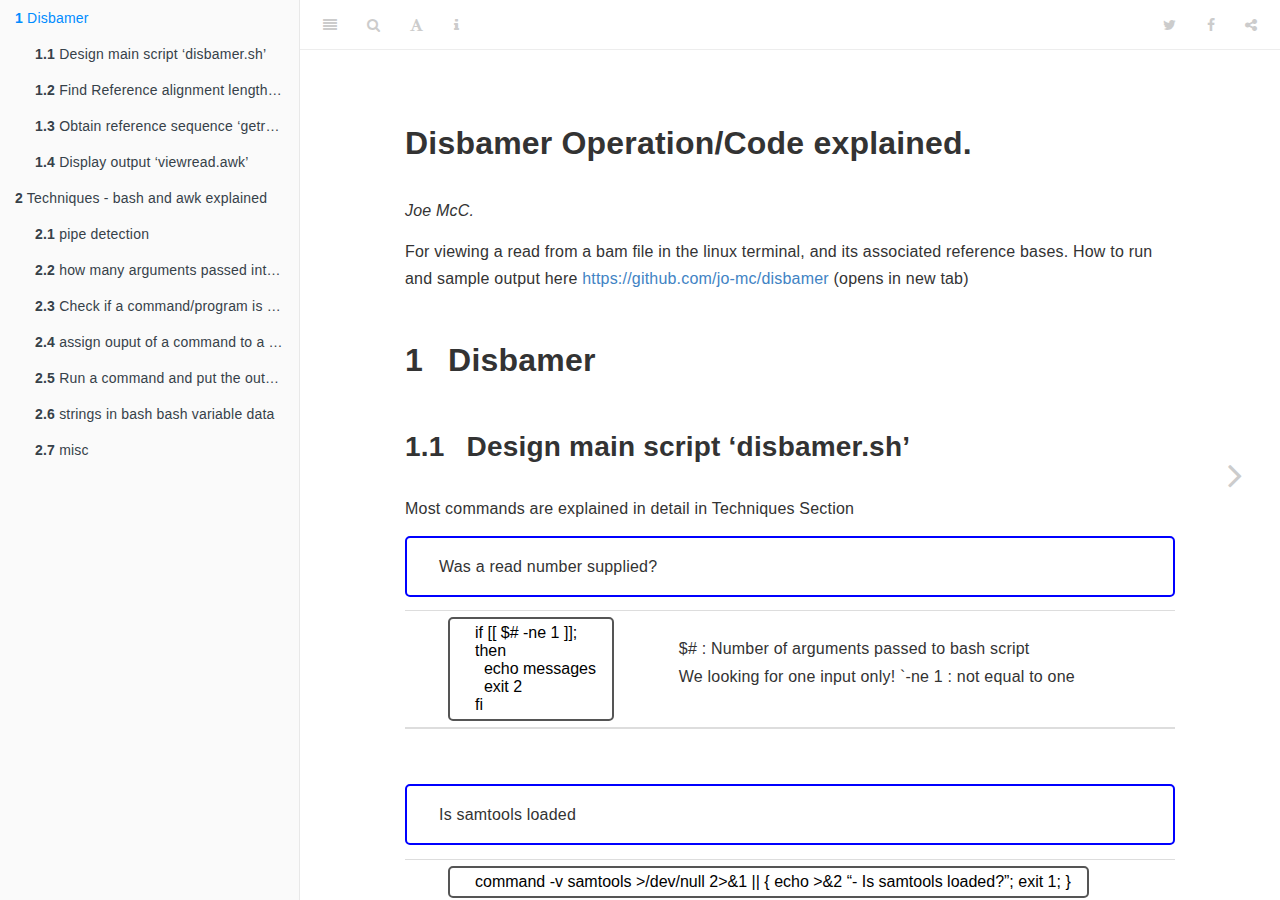
<file: docs/index.html>
<!DOCTYPE html>
<html lang="" xml:lang="">
<head>

  <meta charset="utf-8" />
  <meta http-equiv="X-UA-Compatible" content="IE=edge" />
  <title>Disbamer explained.</title>
  <meta name="description" content="Disbamer explained." />
  <meta name="generator" content="bookdown 0.21 and GitBook 2.6.7" />

  <meta property="og:title" content="Disbamer explained." />
  <meta property="og:type" content="book" />
  
  
  
  

  <meta name="twitter:card" content="summary" />
  <meta name="twitter:title" content="Disbamer explained." />
  
  
  

<meta name="author" content="Joe McC." />



  <meta name="viewport" content="width=device-width, initial-scale=1" />
  <meta name="apple-mobile-web-app-capable" content="yes" />
  <meta name="apple-mobile-web-app-status-bar-style" content="black" />
  
  

<link rel="next" href="techniques-bash-and-awk-explained.html"/>
<script src="libs/jquery-2.2.3/jquery.min.js"></script>
<link href="libs/gitbook-2.6.7/css/style.css" rel="stylesheet" />
<link href="libs/gitbook-2.6.7/css/plugin-table.css" rel="stylesheet" />
<link href="libs/gitbook-2.6.7/css/plugin-bookdown.css" rel="stylesheet" />
<link href="libs/gitbook-2.6.7/css/plugin-highlight.css" rel="stylesheet" />
<link href="libs/gitbook-2.6.7/css/plugin-search.css" rel="stylesheet" />
<link href="libs/gitbook-2.6.7/css/plugin-fontsettings.css" rel="stylesheet" />
<link href="libs/gitbook-2.6.7/css/plugin-clipboard.css" rel="stylesheet" />









<script src="libs/accessible-code-block-0.0.1/empty-anchor.js"></script>
<link href="libs/anchor-sections-1.0/anchor-sections.css" rel="stylesheet" />
<script src="libs/anchor-sections-1.0/anchor-sections.js"></script>


<style type="text/css">
code.sourceCode > span { display: inline-block; line-height: 1.25; }
code.sourceCode > span { color: inherit; text-decoration: inherit; }
code.sourceCode > span:empty { height: 1.2em; }
.sourceCode { overflow: visible; }
code.sourceCode { white-space: pre; position: relative; }
pre.sourceCode { margin: 0; }
@media screen {
div.sourceCode { overflow: auto; }
}
@media print {
code.sourceCode { white-space: pre-wrap; }
code.sourceCode > span { text-indent: -5em; padding-left: 5em; }
}
pre.numberSource code
  { counter-reset: source-line 0; }
pre.numberSource code > span
  { position: relative; left: -4em; counter-increment: source-line; }
pre.numberSource code > span > a:first-child::before
  { content: counter(source-line);
    position: relative; left: -1em; text-align: right; vertical-align: baseline;
    border: none; display: inline-block;
    -webkit-touch-callout: none; -webkit-user-select: none;
    -khtml-user-select: none; -moz-user-select: none;
    -ms-user-select: none; user-select: none;
    padding: 0 4px; width: 4em;
    color: #aaaaaa;
  }
pre.numberSource { margin-left: 3em; border-left: 1px solid #aaaaaa;  padding-left: 4px; }
div.sourceCode
  {   }
@media screen {
code.sourceCode > span > a:first-child::before { text-decoration: underline; }
}
code span.al { color: #ff0000; font-weight: bold; } /* Alert */
code span.an { color: #60a0b0; font-weight: bold; font-style: italic; } /* Annotation */
code span.at { color: #7d9029; } /* Attribute */
code span.bn { color: #40a070; } /* BaseN */
code span.bu { } /* BuiltIn */
code span.cf { color: #007020; font-weight: bold; } /* ControlFlow */
code span.ch { color: #4070a0; } /* Char */
code span.cn { color: #880000; } /* Constant */
code span.co { color: #60a0b0; font-style: italic; } /* Comment */
code span.cv { color: #60a0b0; font-weight: bold; font-style: italic; } /* CommentVar */
code span.do { color: #ba2121; font-style: italic; } /* Documentation */
code span.dt { color: #902000; } /* DataType */
code span.dv { color: #40a070; } /* DecVal */
code span.er { color: #ff0000; font-weight: bold; } /* Error */
code span.ex { } /* Extension */
code span.fl { color: #40a070; } /* Float */
code span.fu { color: #06287e; } /* Function */
code span.im { } /* Import */
code span.in { color: #60a0b0; font-weight: bold; font-style: italic; } /* Information */
code span.kw { color: #007020; font-weight: bold; } /* Keyword */
code span.op { color: #666666; } /* Operator */
code span.ot { color: #007020; } /* Other */
code span.pp { color: #bc7a00; } /* Preprocessor */
code span.sc { color: #4070a0; } /* SpecialChar */
code span.ss { color: #bb6688; } /* SpecialString */
code span.st { color: #4070a0; } /* String */
code span.va { color: #19177c; } /* Variable */
code span.vs { color: #4070a0; } /* VerbatimString */
code span.wa { color: #60a0b0; font-weight: bold; font-style: italic; } /* Warning */
</style>

<link rel="stylesheet" href="dbm.css" type="text/css" />
</head>

<body>



  <div class="book without-animation with-summary font-size-2 font-family-1" data-basepath=".">

    <div class="book-summary">
      <nav role="navigation">

<ul class="summary">
<li class="chapter" data-level="1" data-path="index.html"><a href="index.html"><i class="fa fa-check"></i><b>1</b> Disbamer</a><ul>
<li class="chapter" data-level="1.1" data-path="index.html"><a href="index.html#design-main-script-disbamer.sh"><i class="fa fa-check"></i><b>1.1</b> Design main script ‘disbamer.sh’</a></li>
<li class="chapter" data-level="1.2" data-path="index.html"><a href="index.html#find-reference-alignment-length-cigtoreflen.awk"><i class="fa fa-check"></i><b>1.2</b> Find Reference alignment length ‘cigtoRefLen.awk’</a></li>
<li class="chapter" data-level="1.3" data-path="index.html"><a href="index.html#obtain-reference-sequence-getrefseq.awk"><i class="fa fa-check"></i><b>1.3</b> Obtain reference sequence ‘getrefseq.awk’</a></li>
<li class="chapter" data-level="1.4" data-path="index.html"><a href="index.html#display-output-viewread.awk"><i class="fa fa-check"></i><b>1.4</b> Display output ‘viewread.awk’</a></li>
</ul></li>
<li class="chapter" data-level="2" data-path="techniques-bash-and-awk-explained.html"><a href="techniques-bash-and-awk-explained.html"><i class="fa fa-check"></i><b>2</b> Techniques - bash and awk explained</a><ul>
<li class="chapter" data-level="2.1" data-path="techniques-bash-and-awk-explained.html"><a href="techniques-bash-and-awk-explained.html#pipe-detection"><i class="fa fa-check"></i><b>2.1</b> pipe detection</a></li>
<li class="chapter" data-level="2.2" data-path="techniques-bash-and-awk-explained.html"><a href="techniques-bash-and-awk-explained.html#how-many-arguments-passed-into-script"><i class="fa fa-check"></i><b>2.2</b> how many arguments passed into script?</a></li>
<li class="chapter" data-level="2.3" data-path="techniques-bash-and-awk-explained.html"><a href="techniques-bash-and-awk-explained.html#check-if-a-commandprogram-is-avaiable"><i class="fa fa-check"></i><b>2.3</b> Check if a command/program is avaiable</a></li>
<li class="chapter" data-level="2.4" data-path="techniques-bash-and-awk-explained.html"><a href="techniques-bash-and-awk-explained.html#assign-ouput-of-a-command-to-a-variable-reference-an-input-argument"><i class="fa fa-check"></i><b>2.4</b> assign ouput of a command to a variable, reference an input argument</a></li>
<li class="chapter" data-level="2.5" data-path="techniques-bash-and-awk-explained.html"><a href="techniques-bash-and-awk-explained.html#run-a-command-and-put-the-output-into-a-variable."><i class="fa fa-check"></i><b>2.5</b> Run a command and put the output into a variable.</a></li>
<li class="chapter" data-level="2.6" data-path="techniques-bash-and-awk-explained.html"><a href="techniques-bash-and-awk-explained.html#strings-in-bash-bash-variable-data"><i class="fa fa-check"></i><b>2.6</b> strings in bash bash variable data</a></li>
<li class="chapter" data-level="2.7" data-path="techniques-bash-and-awk-explained.html"><a href="techniques-bash-and-awk-explained.html#misc"><i class="fa fa-check"></i><b>2.7</b> misc</a></li>
</ul></li>
</ul>

      </nav>
    </div>

    <div class="book-body">
      <div class="body-inner">
        <div class="book-header" role="navigation">
          <h1>
            <i class="fa fa-circle-o-notch fa-spin"></i><a href="./">Disbamer method explained.</a>
          </h1>
        </div>

        <div class="page-wrapper" tabindex="-1" role="main">
          <div class="page-inner">

            <section class="normal" id="section-">
<div id="header">
<h1 class="title">Disbamer Operation/Code explained.</h1>
<p class="author"><em>Joe McC.</em></p>
  For viewing a read from a bam file in the linux terminal, and its associated reference bases. How to run and sample output here <a href="https://github.com/jo-mc/disbamer"  target="_blank"> https://github.com/jo-mc/disbamer </a> (opens in new tab)
</div>
<div id="disbamer" class="section level1">
<h1><span class="header-section-number">1</span> Disbamer</h1>

<div id="design-main-script-disbamer.sh" class="section level2">
<h2><span class="header-section-number">1.1</span> Design main script ‘disbamer.sh’</h2>
<p>Most commands are explained in detail in Techniques Section</p>
<p class="dbmpara">
Was a read number supplied?
</p>
<table border="0">
<tr>
<td>
<button class="dbcode">
if [[ $# -ne 1 ]];<br>
then <br>
  echo messages <br>
  exit 2 <br>
fi
</button>
</td>
<td>
<ul>
<li>$# : Number of arguments passed to bash script</li>
<li>We looking for one input only! `-ne 1 : not equal to one</li>
</ul>
</td>
</tr>
</table>
<p><br></p>
<p class="dbmpara">
Is samtools loaded
</p>
<table border="0">
<tr>
<td>
<button class="dbcode">
command -v samtools &gt;/dev/null 2&gt;&amp;1 || { echo &gt;&amp;2 “- Is samtools loaded?”; exit 1; }
</button>
</td>
</tr>
<tr style="display:none">
<td>
</td>
</tr>
<tr>
<td>
<ul>
<li>Try samtools, output to null, and redirect error to stdout, if we get output then show message.</li>
</ul>
</td>
</tr>
</table>
<p><br></p>
<p class="dbmpara">
Extract Read from SAM file.
</p>
<table border="0">
<tr>
<td>
<button class="dbcode">
bamdata=$(samtools view sam.lnk | sed “${1}q;d”)
</button>
</td>
</tr>
<tr style="display:none">
<td>
</td>
</tr>
<tr>
<td>
<ul>
<li>run samtools, use sed to get line requested, and put read in to var bamdata</li>
</ul>
</td>
</tr>
</table>
<p><br></p>
<p class="dbmpara">
Get read data fields.
</p>
<table border="0">
<tr>
<td>
<button class="dbcode">
read seqD &lt;&lt;&lt; $(echo “$bamdata”| awk ‘{print $10}’)<br>
# Repeat for flag region position sequence &amp; cigar …
</button>
</td>
</tr>
<tr style="display:none">
<td>
</td>
</tr>
<tr>
<td>
<ul>
<li>Use awk to get fields from bamdata. Bash ‘read’ puts output into variable : seqD</li>
</ul>
</td>
</tr>
</table>
<p><br></p>
<p class="dbmpara">
Check sequence field. Secondary alignments don’t hold sequence
</p>
<table border="0">
<tr>
<td>
<button class="dbcode">
<ul>
<li>if [ “$seqD”== "*"]; then<br>
<ul>
<li>echo “No sequence data : secondary?”<br></li>
<li>exit 1<br></li>
</ul></li>
<li>fi</li>
</ul>
</button>
</td>
</tr>
<tr style="display:none">
<td>
</td>
</tr>
<tr>
<td>
<ul>
<li>Sam data only has sequence in primary/supplementary mapped reads.</li>
</ul>
</td>
</tr>
</table>
<p><br></p>
<p class="dbmpara">
Using CIGAR calculate length of Reference sequence required
</p>
<table border="0">
<tr>
<td>
<button class="dbcode">
read seqlengthD &lt;&lt;&lt; $(awk -v cigA=“$cigarD”-f cigtoRefLen.awk)
</button>
</td>
</tr>
<tr style="display:none">
<td>
</td>
</tr>
<tr>
<td>
<ul>
<li>Use awk script to calculate. Use bash ‘read’ to assign result. to variable, returns ‘*’ if error</li>
</ul>
</td>
</tr>
</table>
<p><br></p>
<p class="dbmpara">
Obtain reference matching sequence for read
</p>
<table border="0">
<tr>
<td>
<button class="dbcode">
read seqrefD &lt;&lt;&lt; $(awk -v regA=“$regionD”-v posA=“$positionD”-v lenA=“$seqlengthD”-f getrefseq.awk ref.lnk)
</button>
</td>
</tr>
<tr style="display:none">
<td>
</td>
</tr>
<tr>
<td>
<ul>
<li>Send bash variables for ‘region, position and length’ to the awk script; return sequence</li>
</ul>
</td>
</tr>
</table>
<p><br></p>
<p class="dbmpara">
Display read alongside Reference with indels marked
</p>
<table border="0">
<tr>
<td>
<button class="dbcode">
awk -v cigA=“$cigarD”-v seqA=“$seqD”-v refA=“$seqrefD”-f viewread.awk
</button>
</td>
</tr>
<tr style="display:none">
<td>
</td>
</tr>
<tr>
<td>
<ul>
<li>Send bash variables for ‘cigar, read and reference sequences’ to the awk script for display</li>
</ul>
</td>
</tr>
</table>
<p><br></p>
</div>
<div id="find-reference-alignment-length-cigtoreflen.awk" class="section level2">
<h2><span class="header-section-number">1.2</span> Find Reference alignment length ‘cigtoRefLen.awk’</h2>
<p class="dbmpara">
Using CIGAR calculate length of Reference sequence required
</p>
<p><img src="images/cigar_length.PNG" /><!-- -->
<br><span class="note"> Note: All code is in a BEGIN block, and only operates on passed variable (via –v)</span></p>
</div>
<div id="obtain-reference-sequence-getrefseq.awk" class="section level2">
<h2><span class="header-section-number">1.3</span> Obtain reference sequence ‘getrefseq.awk’</h2>
<p class="dbmpara">
Obtain reference matching sequence for read
</p>
<p><img src="images/refseq.PNG" /><!-- -->
<img src="images/reffmt.PNG" /><!-- --></p>
</div>
<div id="display-output-viewread.awk" class="section level2">
<h2><span class="header-section-number">1.4</span> Display output ‘viewread.awk’</h2>
<p class="dbmpara">
Display read alongside Reference with indels marked
</p>
<p><img src="images/display.PNG" /><!-- --></p>

</div>
</div>
            </section>

          </div>
        </div>
      </div>

<a href="techniques-bash-and-awk-explained.html" class="navigation navigation-next navigation-unique" aria-label="Next page"><i class="fa fa-angle-right"></i></a>
    </div>
  </div>
<script src="libs/gitbook-2.6.7/js/app.min.js"></script>
<script src="libs/gitbook-2.6.7/js/lunr.js"></script>
<script src="libs/gitbook-2.6.7/js/clipboard.min.js"></script>
<script src="libs/gitbook-2.6.7/js/plugin-search.js"></script>
<script src="libs/gitbook-2.6.7/js/plugin-sharing.js"></script>
<script src="libs/gitbook-2.6.7/js/plugin-fontsettings.js"></script>
<script src="libs/gitbook-2.6.7/js/plugin-bookdown.js"></script>
<script src="libs/gitbook-2.6.7/js/jquery.highlight.js"></script>
<script src="libs/gitbook-2.6.7/js/plugin-clipboard.js"></script>
<script>
gitbook.require(["gitbook"], function(gitbook) {
gitbook.start({
"sharing": {
"github": false,
"facebook": true,
"twitter": true,
"linkedin": false,
"weibo": false,
"instapaper": false,
"vk": false,
"all": ["facebook", "twitter", "linkedin", "weibo", "instapaper"]
},
"fontsettings": {
"theme": "white",
"family": "sans",
"size": 2
},
"edit": {
"link": null,
"text": null
},
"history": {
"link": null,
"text": null
},
"view": {
"link": null,
"text": null
},
"download": null,
"toc": {
"collapse": "subsection"
}
});
});
</script>

</body>

</html>
</file>
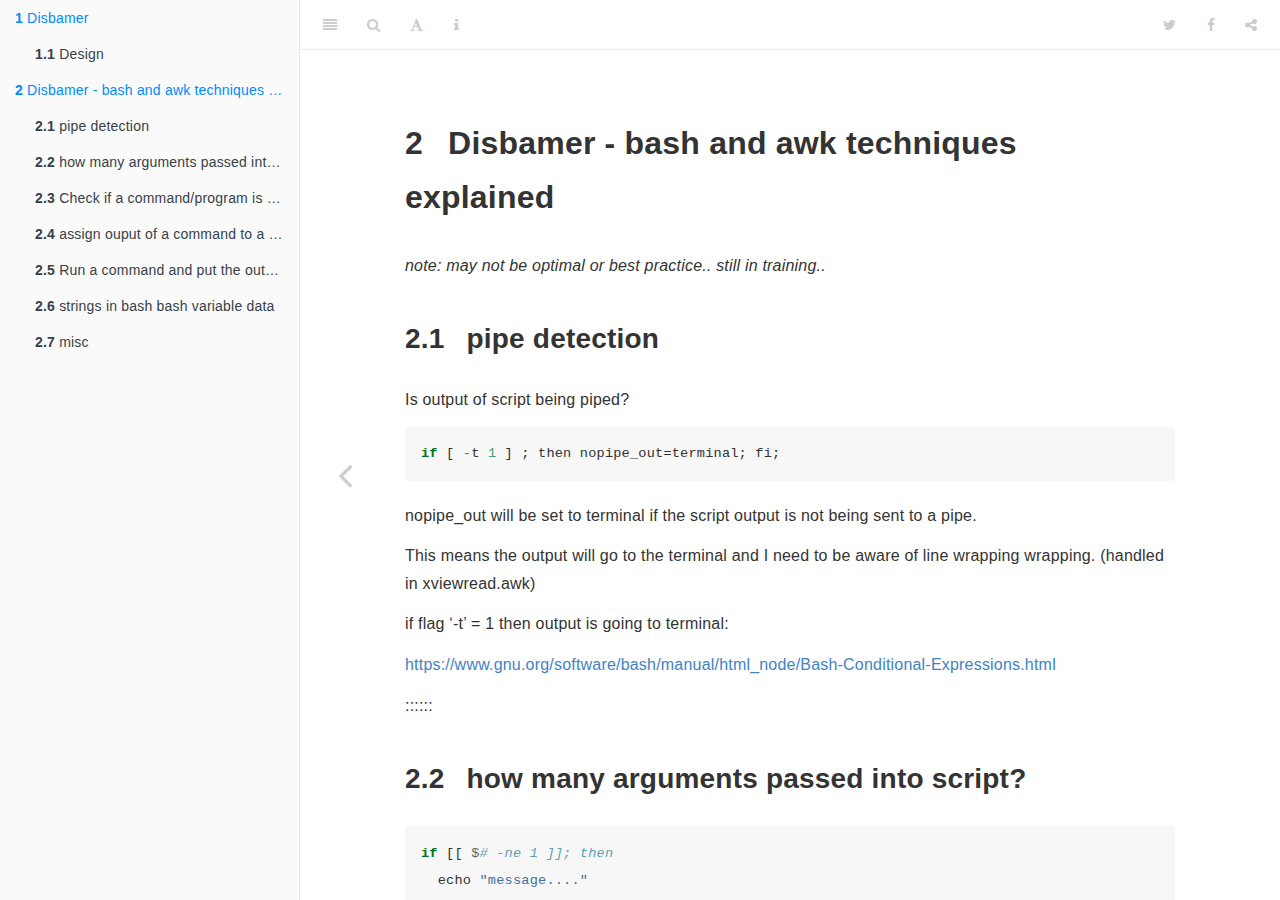
<file: docs/disbamer-bash-and-awk-techniques-explained.html>
<!DOCTYPE html>
<html lang="" xml:lang="">
<head>

  <meta charset="utf-8" />
  <meta http-equiv="X-UA-Compatible" content="IE=edge" />
  <title>2 Disbamer - bash and awk techniques explained | Disbamer explained.</title>
  <meta name="description" content="2 Disbamer - bash and awk techniques explained | Disbamer explained." />
  <meta name="generator" content="bookdown 0.21 and GitBook 2.6.7" />

  <meta property="og:title" content="2 Disbamer - bash and awk techniques explained | Disbamer explained." />
  <meta property="og:type" content="book" />
  
  
  
  

  <meta name="twitter:card" content="summary" />
  <meta name="twitter:title" content="2 Disbamer - bash and awk techniques explained | Disbamer explained." />
  
  
  

<meta name="author" content="Joe McC." />



  <meta name="viewport" content="width=device-width, initial-scale=1" />
  <meta name="apple-mobile-web-app-capable" content="yes" />
  <meta name="apple-mobile-web-app-status-bar-style" content="black" />
  
  
<link rel="prev" href="index.html"/>

<script src="libs/jquery-2.2.3/jquery.min.js"></script>
<link href="libs/gitbook-2.6.7/css/style.css" rel="stylesheet" />
<link href="libs/gitbook-2.6.7/css/plugin-table.css" rel="stylesheet" />
<link href="libs/gitbook-2.6.7/css/plugin-bookdown.css" rel="stylesheet" />
<link href="libs/gitbook-2.6.7/css/plugin-highlight.css" rel="stylesheet" />
<link href="libs/gitbook-2.6.7/css/plugin-search.css" rel="stylesheet" />
<link href="libs/gitbook-2.6.7/css/plugin-fontsettings.css" rel="stylesheet" />
<link href="libs/gitbook-2.6.7/css/plugin-clipboard.css" rel="stylesheet" />









<script src="libs/accessible-code-block-0.0.1/empty-anchor.js"></script>
<link href="libs/anchor-sections-1.0/anchor-sections.css" rel="stylesheet" />
<script src="libs/anchor-sections-1.0/anchor-sections.js"></script>


<style type="text/css">
code.sourceCode > span { display: inline-block; line-height: 1.25; }
code.sourceCode > span { color: inherit; text-decoration: inherit; }
code.sourceCode > span:empty { height: 1.2em; }
.sourceCode { overflow: visible; }
code.sourceCode { white-space: pre; position: relative; }
pre.sourceCode { margin: 0; }
@media screen {
div.sourceCode { overflow: auto; }
}
@media print {
code.sourceCode { white-space: pre-wrap; }
code.sourceCode > span { text-indent: -5em; padding-left: 5em; }
}
pre.numberSource code
  { counter-reset: source-line 0; }
pre.numberSource code > span
  { position: relative; left: -4em; counter-increment: source-line; }
pre.numberSource code > span > a:first-child::before
  { content: counter(source-line);
    position: relative; left: -1em; text-align: right; vertical-align: baseline;
    border: none; display: inline-block;
    -webkit-touch-callout: none; -webkit-user-select: none;
    -khtml-user-select: none; -moz-user-select: none;
    -ms-user-select: none; user-select: none;
    padding: 0 4px; width: 4em;
    color: #aaaaaa;
  }
pre.numberSource { margin-left: 3em; border-left: 1px solid #aaaaaa;  padding-left: 4px; }
div.sourceCode
  {   }
@media screen {
code.sourceCode > span > a:first-child::before { text-decoration: underline; }
}
code span.al { color: #ff0000; font-weight: bold; } /* Alert */
code span.an { color: #60a0b0; font-weight: bold; font-style: italic; } /* Annotation */
code span.at { color: #7d9029; } /* Attribute */
code span.bn { color: #40a070; } /* BaseN */
code span.bu { } /* BuiltIn */
code span.cf { color: #007020; font-weight: bold; } /* ControlFlow */
code span.ch { color: #4070a0; } /* Char */
code span.cn { color: #880000; } /* Constant */
code span.co { color: #60a0b0; font-style: italic; } /* Comment */
code span.cv { color: #60a0b0; font-weight: bold; font-style: italic; } /* CommentVar */
code span.do { color: #ba2121; font-style: italic; } /* Documentation */
code span.dt { color: #902000; } /* DataType */
code span.dv { color: #40a070; } /* DecVal */
code span.er { color: #ff0000; font-weight: bold; } /* Error */
code span.ex { } /* Extension */
code span.fl { color: #40a070; } /* Float */
code span.fu { color: #06287e; } /* Function */
code span.im { } /* Import */
code span.in { color: #60a0b0; font-weight: bold; font-style: italic; } /* Information */
code span.kw { color: #007020; font-weight: bold; } /* Keyword */
code span.op { color: #666666; } /* Operator */
code span.ot { color: #007020; } /* Other */
code span.pp { color: #bc7a00; } /* Preprocessor */
code span.sc { color: #4070a0; } /* SpecialChar */
code span.ss { color: #bb6688; } /* SpecialString */
code span.st { color: #4070a0; } /* String */
code span.va { color: #19177c; } /* Variable */
code span.vs { color: #4070a0; } /* VerbatimString */
code span.wa { color: #60a0b0; font-weight: bold; font-style: italic; } /* Warning */
</style>

<link rel="stylesheet" href="dbm.css" type="text/css" />
</head>

<body>



  <div class="book without-animation with-summary font-size-2 font-family-1" data-basepath=".">

    <div class="book-summary">
      <nav role="navigation">

<ul class="summary">
<li class="chapter" data-level="1" data-path="index.html"><a href="index.html"><i class="fa fa-check"></i><b>1</b> Disbamer</a><ul>
<li class="chapter" data-level="1.1" data-path="index.html"><a href="index.html#design"><i class="fa fa-check"></i><b>1.1</b> Design</a></li>
</ul></li>
<li class="chapter" data-level="2" data-path="disbamer-bash-and-awk-techniques-explained.html"><a href="disbamer-bash-and-awk-techniques-explained.html"><i class="fa fa-check"></i><b>2</b> Disbamer - bash and awk techniques explained</a><ul>
<li class="chapter" data-level="2.1" data-path="disbamer-bash-and-awk-techniques-explained.html"><a href="disbamer-bash-and-awk-techniques-explained.html#pipe-detection"><i class="fa fa-check"></i><b>2.1</b> pipe detection</a></li>
<li class="chapter" data-level="2.2" data-path="disbamer-bash-and-awk-techniques-explained.html"><a href="disbamer-bash-and-awk-techniques-explained.html#how-many-arguments-passed-into-script"><i class="fa fa-check"></i><b>2.2</b> how many arguments passed into script?</a></li>
<li class="chapter" data-level="2.3" data-path="disbamer-bash-and-awk-techniques-explained.html"><a href="disbamer-bash-and-awk-techniques-explained.html#check-if-a-commandprogram-is-avaiable"><i class="fa fa-check"></i><b>2.3</b> Check if a command/program is avaiable</a></li>
<li class="chapter" data-level="2.4" data-path="disbamer-bash-and-awk-techniques-explained.html"><a href="disbamer-bash-and-awk-techniques-explained.html#assign-ouput-of-a-command-to-a-variable-reference-an-input-argument"><i class="fa fa-check"></i><b>2.4</b> assign ouput of a command to a variable, reference an input argument</a></li>
<li class="chapter" data-level="2.5" data-path="disbamer-bash-and-awk-techniques-explained.html"><a href="disbamer-bash-and-awk-techniques-explained.html#run-a-command-and-put-the-output-into-a-variable."><i class="fa fa-check"></i><b>2.5</b> Run a command and put the output into a variable.</a></li>
<li class="chapter" data-level="2.6" data-path="disbamer-bash-and-awk-techniques-explained.html"><a href="disbamer-bash-and-awk-techniques-explained.html#strings-in-bash-bash-variable-data"><i class="fa fa-check"></i><b>2.6</b> strings in bash bash variable data</a></li>
<li class="chapter" data-level="2.7" data-path="disbamer-bash-and-awk-techniques-explained.html"><a href="disbamer-bash-and-awk-techniques-explained.html#misc"><i class="fa fa-check"></i><b>2.7</b> misc</a></li>
</ul></li>
</ul>

      </nav>
    </div>

    <div class="book-body">
      <div class="body-inner">
        <div class="book-header" role="navigation">
          <h1>
            <i class="fa fa-circle-o-notch fa-spin"></i><a href="./">Disbamer explained.</a>
          </h1>
        </div>

        <div class="page-wrapper" tabindex="-1" role="main">
          <div class="page-inner">

            <section class="normal" id="section-">
<div id="disbamer---bash-and-awk-techniques-explained" class="section level1">
<h1><span class="header-section-number">2</span> Disbamer - bash and awk techniques explained</h1>
<p><em>note: may not be optimal or best practice.. still in training..</em></p>
<div id="pipe-detection" class="section level2">
<h2><span class="header-section-number">2.1</span> pipe detection</h2>
<p>Is output of script being piped?</p>
<div class="sourceCode" id="cb1"><pre class="sourceCode r"><code class="sourceCode r"><span id="cb1-1"><a href="disbamer-bash-and-awk-techniques-explained.html#cb1-1"></a><span class="cf">if</span> [ <span class="op">-</span>t <span class="dv">1</span> ] ; then nopipe_out=terminal; fi;</span></code></pre></div>
<p>nopipe_out will be set to terminal if the script output is not being sent to a pipe.</p>
<p>This means the output will go to the terminal and I need to be aware of line wrapping wrapping. (handled in xviewread.awk)</p>
<p>if flag ‘-t’ = 1 then output is going to terminal:</p>
<p><a href="https://www.gnu.org/software/bash/manual/html_node/Bash-Conditional-Expressions.html" class="uri">https://www.gnu.org/software/bash/manual/html_node/Bash-Conditional-Expressions.html</a></p>
<p>::::::</p>
</div>
<div id="how-many-arguments-passed-into-script" class="section level2">
<h2><span class="header-section-number">2.2</span> how many arguments passed into script?</h2>
<div class="sourceCode" id="cb2"><pre class="sourceCode r"><code class="sourceCode r"><span id="cb2-1"><a href="disbamer-bash-and-awk-techniques-explained.html#cb2-1"></a><span class="cf">if</span> [[ <span class="op">$</span><span class="co"># -ne 1 ]]; then</span></span>
<span id="cb2-2"><a href="disbamer-bash-and-awk-techniques-explained.html#cb2-2"></a><span class="st">  </span>echo <span class="st">&quot;message....&quot;</span></span>
<span id="cb2-3"><a href="disbamer-bash-and-awk-techniques-explained.html#cb2-3"></a>  exit <span class="dv">2</span></span>
<span id="cb2-4"><a href="disbamer-bash-and-awk-techniques-explained.html#cb2-4"></a>fi</span></code></pre></div>
<p>$# is number of arguments passed to the script. As we need the read number, one argument is requried.</p>
<p>If this is not present a message will be displayed, and the script will exit. ‘exit 2’ is used with the 2 indicating an error occurred in running the script.</p>
<p><a href="https://www.gnu.org/software/bash/manual/html_node/Exit-Status.html" class="uri">https://www.gnu.org/software/bash/manual/html_node/Exit-Status.html</a></p>
<p>All builtins return an exit status of 2 to indicate incorrect usage, generally invalid options or missing arguments. ( i guess this is not a built in, but it does indicate a missing argument)</p>
<p>::::::</p>
</div>
<div id="check-if-a-commandprogram-is-avaiable" class="section level2">
<h2><span class="header-section-number">2.3</span> Check if a command/program is avaiable</h2>
<div class="sourceCode" id="cb3"><pre class="sourceCode r"><code class="sourceCode r"><span id="cb3-1"><a href="disbamer-bash-and-awk-techniques-explained.html#cb3-1"></a>command <span class="op">-</span>v samtools <span class="op">&gt;</span><span class="er">/</span>dev<span class="op">/</span>null <span class="dv">2</span><span class="op">&gt;</span><span class="er">&amp;</span><span class="dv">1</span> <span class="op">||</span><span class="st"> </span>{ echo <span class="op">&gt;</span><span class="er">&amp;</span><span class="dv">2</span> <span class="st">&quot;------ Is samtools loaded? error running samtools, exiting.&quot;</span>; exit <span class="dv">1</span>; }</span></code></pre></div>
<p>Is samtools (or some other program responding)</p>
<p>command -v : The -v option causes a single word indicating the command or file name used to invoke command to be displayed,</p>
<p>if samtools is loaded then the output is :</p>
<div class="sourceCode" id="cb4"><pre class="sourceCode r"><code class="sourceCode r"><span id="cb4-1"><a href="disbamer-bash-and-awk-techniques-explained.html#cb4-1"></a>[]<span class="op">$</span><span class="st"> </span>command <span class="op">-</span>v samtools</span>
<span id="cb4-2"><a href="disbamer-bash-and-awk-techniques-explained.html#cb4-2"></a><span class="op">/</span>apps<span class="op">/</span>skl<span class="op">/</span>software<span class="op">/</span>SAMtools<span class="op">/</span><span class="fl">1.8</span><span class="op">/</span>bin<span class="op">/</span>samtools</span></code></pre></div>
<p>and $?, the exit code is</p>
<div class="sourceCode" id="cb5"><pre class="sourceCode r"><code class="sourceCode r"><span id="cb5-1"><a href="disbamer-bash-and-awk-techniques-explained.html#cb5-1"></a>[]<span class="op">$</span><span class="st"> </span>echo <span class="op">$</span>?</span>
<span id="cb5-2"><a href="disbamer-bash-and-awk-techniques-explained.html#cb5-2"></a><span class="dv">0</span></span></code></pre></div>
<p>if samtools is not loaded, nothing is output:</p>
<div class="sourceCode" id="cb6"><pre class="sourceCode r"><code class="sourceCode r"><span id="cb6-1"><a href="disbamer-bash-and-awk-techniques-explained.html#cb6-1"></a>[]<span class="op">$</span><span class="st"> </span>command <span class="op">-</span>v samtools</span>
<span id="cb6-2"><a href="disbamer-bash-and-awk-techniques-explained.html#cb6-2"></a>[]<span class="op">$</span></span></code></pre></div>
<p>and $? the exit code is</p>
<div class="sourceCode" id="cb7"><pre class="sourceCode r"><code class="sourceCode r"><span id="cb7-1"><a href="disbamer-bash-and-awk-techniques-explained.html#cb7-1"></a><span class="op">$</span><span class="st"> </span>echo <span class="op">$</span>?</span>
<span id="cb7-2"><a href="disbamer-bash-and-awk-techniques-explained.html#cb7-2"></a><span class="dv">1</span></span></code></pre></div>
<p>:::::</p>
</div>
<div id="assign-ouput-of-a-command-to-a-variable-reference-an-input-argument" class="section level2">
<h2><span class="header-section-number">2.4</span> assign ouput of a command to a variable, reference an input argument</h2>
<div class="sourceCode" id="cb8"><pre class="sourceCode r"><code class="sourceCode r"><span id="cb8-1"><a href="disbamer-bash-and-awk-techniques-explained.html#cb8-1"></a>bamdata=<span class="er">$</span>(samtools view sam.lnk <span class="op">|</span><span class="st"> </span>sed <span class="st">&quot;${1}q;d&quot;</span>)</span></code></pre></div>
<p>${1} is the read number we are looking for (sequential numbered reads in bam file )</p>
<div class="sourceCode" id="cb9"><pre class="sourceCode r"><code class="sourceCode r"><span id="cb9-1"><a href="disbamer-bash-and-awk-techniques-explained.html#cb9-1"></a>sed <span class="st">&quot;${1}q;d&quot;</span> </span></code></pre></div>
<p>=&gt; sed 28q;d One of the fastest ways to get a requested line for text from a file or pipe.</p>
<p>:::::</p>
</div>
<div id="run-a-command-and-put-the-output-into-a-variable." class="section level2">
<h2><span class="header-section-number">2.5</span> Run a command and put the output into a variable.</h2>
<div class="sourceCode" id="cb10"><pre class="sourceCode r"><code class="sourceCode r"><span id="cb10-1"><a href="disbamer-bash-and-awk-techniques-explained.html#cb10-1"></a>read <span class="op">-</span>r readdataD <span class="op">&lt;</span><span class="er">&lt;&lt;</span><span class="st"> &quot;$(echo &quot;</span><span class="op">$</span>bamdata<span class="st">&quot; | awk &#39;{print $1}&#39;)&quot;</span></span></code></pre></div>
<p>read : Reads a single line from the standard input
readdataD : is a bash variable the data will be read into
&lt;&lt;&lt; redirect output into read command (bash builtin)</p>
<p>$bamdata contains a line from a file, awk print $1 returns the first field in the line.</p>
<p>-r option :
Backslash does not act as an escape character. The backslash is considered to be part of the line. In particular, a backslash-newline pair may not be used as a line continuation.</p>
<p>[n]&lt;&lt;&lt; word
The word undergoes tilde expansion, parameter and variable expansion, command substitution, arithmetic expansion, and quote removal. Pathname expansion and word splitting are not performed. The result is supplied as a single string, with a newline appended, to the command on its standard input (or file descriptor n if n is specified).
<a href="https://www.gnu.org/software/bash/manual/html_node/Redirections.html#Here-Strings" class="uri">https://www.gnu.org/software/bash/manual/html_node/Redirections.html#Here-Strings</a></p>
<p>though this should work also :</p>
<div class="sourceCode" id="cb11"><pre class="sourceCode r"><code class="sourceCode r"><span id="cb11-1"><a href="disbamer-bash-and-awk-techniques-explained.html#cb11-1"></a> readdataD=<span class="st">&quot;$(echo &quot;</span><span class="op">$</span>bamdata<span class="st">&quot; | awk &#39;{print $1}&#39;)&quot;</span></span></code></pre></div>
<p>:::::</p>
</div>
<div id="strings-in-bash-bash-variable-data" class="section level2">
<h2><span class="header-section-number">2.6</span> strings in bash bash variable data</h2>
<p>length</p>
<div class="sourceCode" id="cb12"><pre class="sourceCode r"><code class="sourceCode r"><span id="cb12-1"><a href="disbamer-bash-and-awk-techniques-explained.html#cb12-1"></a>ciglen=<span class="st">&quot;${#cigarD}&quot;</span></span></code></pre></div>
<p>if cigarD=“ABCDEFGHIJKLMN” ciglen will be set to 14</p>
<p>substring:</p>
<div class="sourceCode" id="cb13"><pre class="sourceCode r"><code class="sourceCode r"><span id="cb13-1"><a href="disbamer-bash-and-awk-techniques-explained.html#cb13-1"></a>firstFive=<span class="st">&quot;${cigarD:0:5}&quot;</span></span>
<span id="cb13-2"><a href="disbamer-bash-and-awk-techniques-explained.html#cb13-2"></a>lastFive<span class="op">-</span><span class="st">&quot;${cigarD:$(($ciglen-20)):20}&quot;</span></span></code></pre></div>
<p>firstFive is set to ABCDE
lastFive is set to JKLMN</p>
</div>
<div id="misc" class="section level2">
<h2><span class="header-section-number">2.7</span> misc</h2>
<p>Calling awk from bash:</p>
<div class="sourceCode" id="cb14"><pre class="sourceCode r"><code class="sourceCode r"><span id="cb14-1"><a href="disbamer-bash-and-awk-techniques-explained.html#cb14-1"></a>awk <span class="op">-</span>v cigA=<span class="st">&quot;$cigarD&quot;</span> <span class="op">-</span>f cigtoRefLen.awk</span></code></pre></div>
<p>-v will assign the bash variable cigarD to the awk variable cigA to be available in the awk script</p>
<p>-f specify awk script file to run</p>
<p>AWK:
NR&gt;2{…} tells awk to process the commands in curly braces only if the line number, NR, is greater than two. This has the effect of skipping over the header lines.</p>

</div>
</div>
            </section>

          </div>
        </div>
      </div>
<a href="index.html" class="navigation navigation-prev navigation-unique" aria-label="Previous page"><i class="fa fa-angle-left"></i></a>

    </div>
  </div>
<script src="libs/gitbook-2.6.7/js/app.min.js"></script>
<script src="libs/gitbook-2.6.7/js/lunr.js"></script>
<script src="libs/gitbook-2.6.7/js/clipboard.min.js"></script>
<script src="libs/gitbook-2.6.7/js/plugin-search.js"></script>
<script src="libs/gitbook-2.6.7/js/plugin-sharing.js"></script>
<script src="libs/gitbook-2.6.7/js/plugin-fontsettings.js"></script>
<script src="libs/gitbook-2.6.7/js/plugin-bookdown.js"></script>
<script src="libs/gitbook-2.6.7/js/jquery.highlight.js"></script>
<script src="libs/gitbook-2.6.7/js/plugin-clipboard.js"></script>
<script>
gitbook.require(["gitbook"], function(gitbook) {
gitbook.start({
"sharing": {
"github": false,
"facebook": true,
"twitter": true,
"linkedin": false,
"weibo": false,
"instapaper": false,
"vk": false,
"all": ["facebook", "twitter", "linkedin", "weibo", "instapaper"]
},
"fontsettings": {
"theme": "white",
"family": "sans",
"size": 2
},
"edit": {
"link": null,
"text": null
},
"history": {
"link": null,
"text": null
},
"view": {
"link": null,
"text": null
},
"download": null,
"toc": {
"collapse": "subsection"
}
});
});
</script>

</body>

</html>
</file>
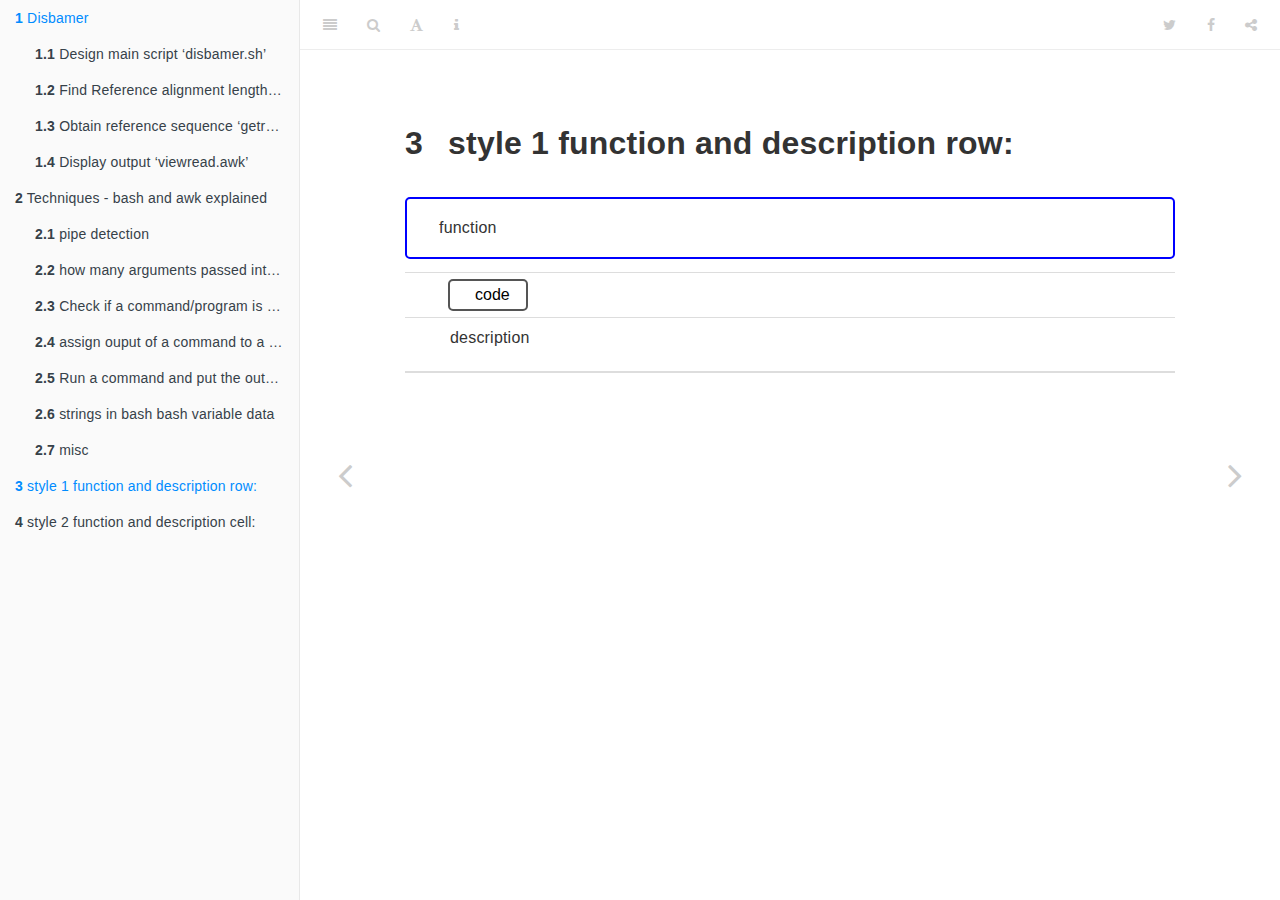
<file: docs/style-1-function-and-description-row.html>
<!DOCTYPE html>
<html lang="" xml:lang="">
<head>

  <meta charset="utf-8" />
  <meta http-equiv="X-UA-Compatible" content="IE=edge" />
  <title>3 style 1 function and description row: | Disbamer explained.</title>
  <meta name="description" content="3 style 1 function and description row: | Disbamer explained." />
  <meta name="generator" content="bookdown 0.21 and GitBook 2.6.7" />

  <meta property="og:title" content="3 style 1 function and description row: | Disbamer explained." />
  <meta property="og:type" content="book" />
  
  
  
  

  <meta name="twitter:card" content="summary" />
  <meta name="twitter:title" content="3 style 1 function and description row: | Disbamer explained." />
  
  
  

<meta name="author" content="Joe McC." />



  <meta name="viewport" content="width=device-width, initial-scale=1" />
  <meta name="apple-mobile-web-app-capable" content="yes" />
  <meta name="apple-mobile-web-app-status-bar-style" content="black" />
  
  
<link rel="prev" href="techniques-bash-and-awk-explained.html"/>
<link rel="next" href="style-2-function-and-description-cell.html"/>
<script src="libs/jquery-2.2.3/jquery.min.js"></script>
<link href="libs/gitbook-2.6.7/css/style.css" rel="stylesheet" />
<link href="libs/gitbook-2.6.7/css/plugin-table.css" rel="stylesheet" />
<link href="libs/gitbook-2.6.7/css/plugin-bookdown.css" rel="stylesheet" />
<link href="libs/gitbook-2.6.7/css/plugin-highlight.css" rel="stylesheet" />
<link href="libs/gitbook-2.6.7/css/plugin-search.css" rel="stylesheet" />
<link href="libs/gitbook-2.6.7/css/plugin-fontsettings.css" rel="stylesheet" />
<link href="libs/gitbook-2.6.7/css/plugin-clipboard.css" rel="stylesheet" />









<script src="libs/accessible-code-block-0.0.1/empty-anchor.js"></script>
<link href="libs/anchor-sections-1.0/anchor-sections.css" rel="stylesheet" />
<script src="libs/anchor-sections-1.0/anchor-sections.js"></script>


<style type="text/css">
code.sourceCode > span { display: inline-block; line-height: 1.25; }
code.sourceCode > span { color: inherit; text-decoration: inherit; }
code.sourceCode > span:empty { height: 1.2em; }
.sourceCode { overflow: visible; }
code.sourceCode { white-space: pre; position: relative; }
pre.sourceCode { margin: 0; }
@media screen {
div.sourceCode { overflow: auto; }
}
@media print {
code.sourceCode { white-space: pre-wrap; }
code.sourceCode > span { text-indent: -5em; padding-left: 5em; }
}
pre.numberSource code
  { counter-reset: source-line 0; }
pre.numberSource code > span
  { position: relative; left: -4em; counter-increment: source-line; }
pre.numberSource code > span > a:first-child::before
  { content: counter(source-line);
    position: relative; left: -1em; text-align: right; vertical-align: baseline;
    border: none; display: inline-block;
    -webkit-touch-callout: none; -webkit-user-select: none;
    -khtml-user-select: none; -moz-user-select: none;
    -ms-user-select: none; user-select: none;
    padding: 0 4px; width: 4em;
    color: #aaaaaa;
  }
pre.numberSource { margin-left: 3em; border-left: 1px solid #aaaaaa;  padding-left: 4px; }
div.sourceCode
  {   }
@media screen {
code.sourceCode > span > a:first-child::before { text-decoration: underline; }
}
code span.al { color: #ff0000; font-weight: bold; } /* Alert */
code span.an { color: #60a0b0; font-weight: bold; font-style: italic; } /* Annotation */
code span.at { color: #7d9029; } /* Attribute */
code span.bn { color: #40a070; } /* BaseN */
code span.bu { } /* BuiltIn */
code span.cf { color: #007020; font-weight: bold; } /* ControlFlow */
code span.ch { color: #4070a0; } /* Char */
code span.cn { color: #880000; } /* Constant */
code span.co { color: #60a0b0; font-style: italic; } /* Comment */
code span.cv { color: #60a0b0; font-weight: bold; font-style: italic; } /* CommentVar */
code span.do { color: #ba2121; font-style: italic; } /* Documentation */
code span.dt { color: #902000; } /* DataType */
code span.dv { color: #40a070; } /* DecVal */
code span.er { color: #ff0000; font-weight: bold; } /* Error */
code span.ex { } /* Extension */
code span.fl { color: #40a070; } /* Float */
code span.fu { color: #06287e; } /* Function */
code span.im { } /* Import */
code span.in { color: #60a0b0; font-weight: bold; font-style: italic; } /* Information */
code span.kw { color: #007020; font-weight: bold; } /* Keyword */
code span.op { color: #666666; } /* Operator */
code span.ot { color: #007020; } /* Other */
code span.pp { color: #bc7a00; } /* Preprocessor */
code span.sc { color: #4070a0; } /* SpecialChar */
code span.ss { color: #bb6688; } /* SpecialString */
code span.st { color: #4070a0; } /* String */
code span.va { color: #19177c; } /* Variable */
code span.vs { color: #4070a0; } /* VerbatimString */
code span.wa { color: #60a0b0; font-weight: bold; font-style: italic; } /* Warning */
</style>

<link rel="stylesheet" href="dbm.css" type="text/css" />
</head>

<body>



  <div class="book without-animation with-summary font-size-2 font-family-1" data-basepath=".">

    <div class="book-summary">
      <nav role="navigation">

<ul class="summary">
<li class="chapter" data-level="1" data-path="index.html"><a href="index.html"><i class="fa fa-check"></i><b>1</b> Disbamer</a><ul>
<li class="chapter" data-level="1.1" data-path="index.html"><a href="index.html#design-main-script-disbamer.sh"><i class="fa fa-check"></i><b>1.1</b> Design main script ‘disbamer.sh’</a></li>
<li class="chapter" data-level="1.2" data-path="index.html"><a href="index.html#find-reference-alignment-length-cigtoreflen.awk"><i class="fa fa-check"></i><b>1.2</b> Find Reference alignment length ‘cigtoRefLen.awk’</a></li>
<li class="chapter" data-level="1.3" data-path="index.html"><a href="index.html#obtain-reference-sequence-getrefseq.awk"><i class="fa fa-check"></i><b>1.3</b> Obtain reference sequence ‘getrefseq.awk’</a></li>
<li class="chapter" data-level="1.4" data-path="index.html"><a href="index.html#display-output-viewread.awk"><i class="fa fa-check"></i><b>1.4</b> Display output ‘viewread.awk’</a></li>
</ul></li>
<li class="chapter" data-level="2" data-path="techniques-bash-and-awk-explained.html"><a href="techniques-bash-and-awk-explained.html"><i class="fa fa-check"></i><b>2</b> Techniques - bash and awk explained</a><ul>
<li class="chapter" data-level="2.1" data-path="techniques-bash-and-awk-explained.html"><a href="techniques-bash-and-awk-explained.html#pipe-detection"><i class="fa fa-check"></i><b>2.1</b> pipe detection</a></li>
<li class="chapter" data-level="2.2" data-path="techniques-bash-and-awk-explained.html"><a href="techniques-bash-and-awk-explained.html#how-many-arguments-passed-into-script"><i class="fa fa-check"></i><b>2.2</b> how many arguments passed into script?</a></li>
<li class="chapter" data-level="2.3" data-path="techniques-bash-and-awk-explained.html"><a href="techniques-bash-and-awk-explained.html#check-if-a-commandprogram-is-avaiable"><i class="fa fa-check"></i><b>2.3</b> Check if a command/program is avaiable</a></li>
<li class="chapter" data-level="2.4" data-path="techniques-bash-and-awk-explained.html"><a href="techniques-bash-and-awk-explained.html#assign-ouput-of-a-command-to-a-variable-reference-an-input-argument"><i class="fa fa-check"></i><b>2.4</b> assign ouput of a command to a variable, reference an input argument</a></li>
<li class="chapter" data-level="2.5" data-path="techniques-bash-and-awk-explained.html"><a href="techniques-bash-and-awk-explained.html#run-a-command-and-put-the-output-into-a-variable."><i class="fa fa-check"></i><b>2.5</b> Run a command and put the output into a variable.</a></li>
<li class="chapter" data-level="2.6" data-path="techniques-bash-and-awk-explained.html"><a href="techniques-bash-and-awk-explained.html#strings-in-bash-bash-variable-data"><i class="fa fa-check"></i><b>2.6</b> strings in bash bash variable data</a></li>
<li class="chapter" data-level="2.7" data-path="techniques-bash-and-awk-explained.html"><a href="techniques-bash-and-awk-explained.html#misc"><i class="fa fa-check"></i><b>2.7</b> misc</a></li>
</ul></li>
<li class="chapter" data-level="3" data-path="style-1-function-and-description-row.html"><a href="style-1-function-and-description-row.html"><i class="fa fa-check"></i><b>3</b> style 1 function and description row:</a></li>
<li class="chapter" data-level="4" data-path="style-2-function-and-description-cell.html"><a href="style-2-function-and-description-cell.html"><i class="fa fa-check"></i><b>4</b> style 2 function and description cell:</a></li>
</ul>

      </nav>
    </div>

    <div class="book-body">
      <div class="body-inner">
        <div class="book-header" role="navigation">
          <h1>
            <i class="fa fa-circle-o-notch fa-spin"></i><a href="./">Disbamer explained.</a>
          </h1>
        </div>

        <div class="page-wrapper" tabindex="-1" role="main">
          <div class="page-inner">

            <section class="normal" id="section-">
<div id="style-1-function-and-description-row" class="section level1">
<h1><span class="header-section-number">3</span> style 1 function and description row:</h1>
<p class="dbmpara">
function
</p>
<table border="0">
<tr>
<td>
<button class="dbcode">
code
</button>
</td>
</tr>
<tr style="display:none">
<td>
</td>
</tr>
<tr>
<td>
<ul>
<li>description</li>
</ul>
</td>
</tr>
</table>
<p><br></p>
</div>
            </section>

          </div>
        </div>
      </div>
<a href="techniques-bash-and-awk-explained.html" class="navigation navigation-prev " aria-label="Previous page"><i class="fa fa-angle-left"></i></a>
<a href="style-2-function-and-description-cell.html" class="navigation navigation-next " aria-label="Next page"><i class="fa fa-angle-right"></i></a>
    </div>
  </div>
<script src="libs/gitbook-2.6.7/js/app.min.js"></script>
<script src="libs/gitbook-2.6.7/js/lunr.js"></script>
<script src="libs/gitbook-2.6.7/js/clipboard.min.js"></script>
<script src="libs/gitbook-2.6.7/js/plugin-search.js"></script>
<script src="libs/gitbook-2.6.7/js/plugin-sharing.js"></script>
<script src="libs/gitbook-2.6.7/js/plugin-fontsettings.js"></script>
<script src="libs/gitbook-2.6.7/js/plugin-bookdown.js"></script>
<script src="libs/gitbook-2.6.7/js/jquery.highlight.js"></script>
<script src="libs/gitbook-2.6.7/js/plugin-clipboard.js"></script>
<script>
gitbook.require(["gitbook"], function(gitbook) {
gitbook.start({
"sharing": {
"github": false,
"facebook": true,
"twitter": true,
"linkedin": false,
"weibo": false,
"instapaper": false,
"vk": false,
"all": ["facebook", "twitter", "linkedin", "weibo", "instapaper"]
},
"fontsettings": {
"theme": "white",
"family": "sans",
"size": 2
},
"edit": {
"link": null,
"text": null
},
"history": {
"link": null,
"text": null
},
"view": {
"link": null,
"text": null
},
"download": null,
"toc": {
"collapse": "subsection"
}
});
});
</script>

</body>

</html>
</file>
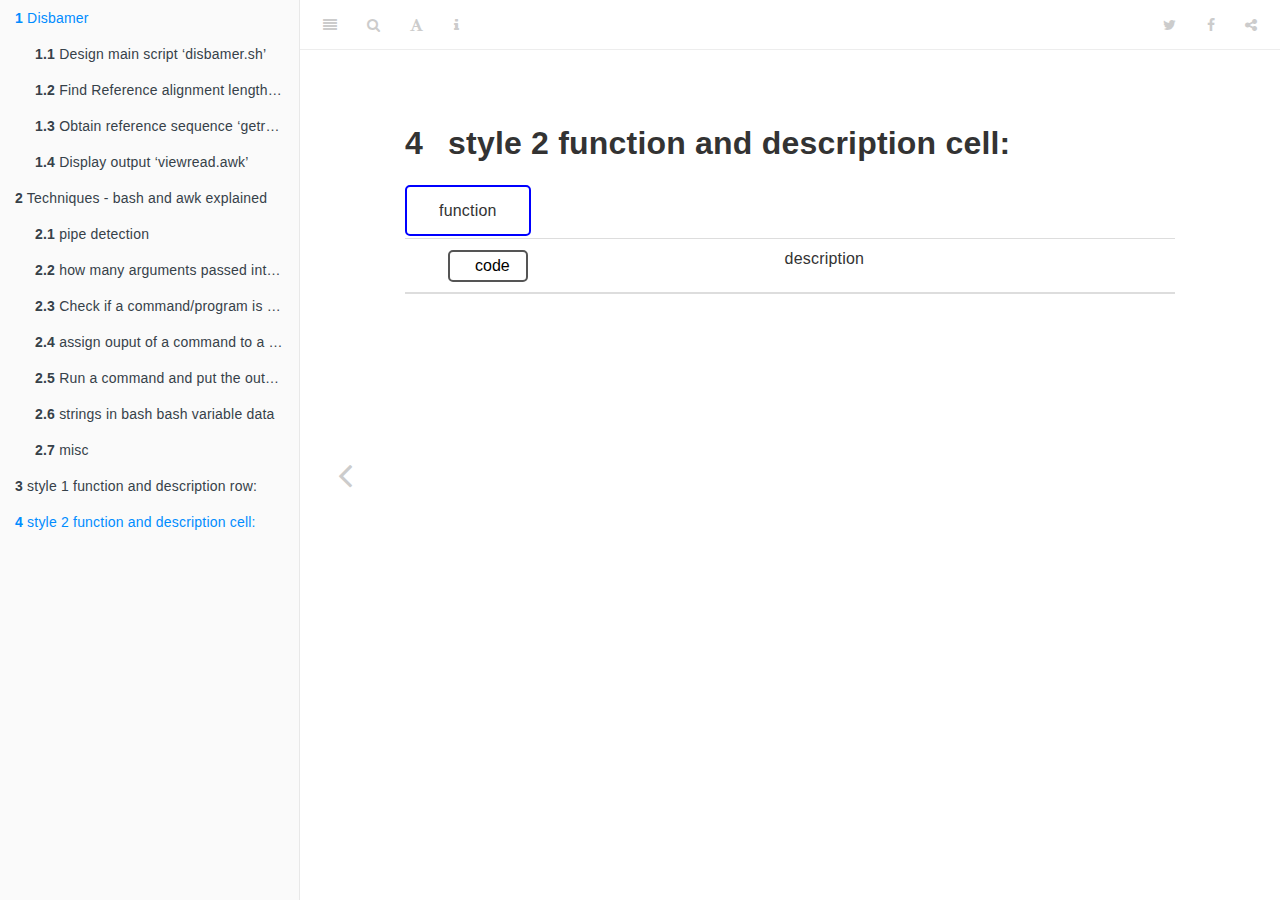
<file: docs/style-2-function-and-description-cell.html>
<!DOCTYPE html>
<html lang="" xml:lang="">
<head>

  <meta charset="utf-8" />
  <meta http-equiv="X-UA-Compatible" content="IE=edge" />
  <title>4 style 2 function and description cell: | Disbamer explained.</title>
  <meta name="description" content="4 style 2 function and description cell: | Disbamer explained." />
  <meta name="generator" content="bookdown 0.21 and GitBook 2.6.7" />

  <meta property="og:title" content="4 style 2 function and description cell: | Disbamer explained." />
  <meta property="og:type" content="book" />
  
  
  
  

  <meta name="twitter:card" content="summary" />
  <meta name="twitter:title" content="4 style 2 function and description cell: | Disbamer explained." />
  
  
  

<meta name="author" content="Joe McC." />



  <meta name="viewport" content="width=device-width, initial-scale=1" />
  <meta name="apple-mobile-web-app-capable" content="yes" />
  <meta name="apple-mobile-web-app-status-bar-style" content="black" />
  
  
<link rel="prev" href="style-1-function-and-description-row.html"/>

<script src="libs/jquery-2.2.3/jquery.min.js"></script>
<link href="libs/gitbook-2.6.7/css/style.css" rel="stylesheet" />
<link href="libs/gitbook-2.6.7/css/plugin-table.css" rel="stylesheet" />
<link href="libs/gitbook-2.6.7/css/plugin-bookdown.css" rel="stylesheet" />
<link href="libs/gitbook-2.6.7/css/plugin-highlight.css" rel="stylesheet" />
<link href="libs/gitbook-2.6.7/css/plugin-search.css" rel="stylesheet" />
<link href="libs/gitbook-2.6.7/css/plugin-fontsettings.css" rel="stylesheet" />
<link href="libs/gitbook-2.6.7/css/plugin-clipboard.css" rel="stylesheet" />









<script src="libs/accessible-code-block-0.0.1/empty-anchor.js"></script>
<link href="libs/anchor-sections-1.0/anchor-sections.css" rel="stylesheet" />
<script src="libs/anchor-sections-1.0/anchor-sections.js"></script>


<style type="text/css">
code.sourceCode > span { display: inline-block; line-height: 1.25; }
code.sourceCode > span { color: inherit; text-decoration: inherit; }
code.sourceCode > span:empty { height: 1.2em; }
.sourceCode { overflow: visible; }
code.sourceCode { white-space: pre; position: relative; }
pre.sourceCode { margin: 0; }
@media screen {
div.sourceCode { overflow: auto; }
}
@media print {
code.sourceCode { white-space: pre-wrap; }
code.sourceCode > span { text-indent: -5em; padding-left: 5em; }
}
pre.numberSource code
  { counter-reset: source-line 0; }
pre.numberSource code > span
  { position: relative; left: -4em; counter-increment: source-line; }
pre.numberSource code > span > a:first-child::before
  { content: counter(source-line);
    position: relative; left: -1em; text-align: right; vertical-align: baseline;
    border: none; display: inline-block;
    -webkit-touch-callout: none; -webkit-user-select: none;
    -khtml-user-select: none; -moz-user-select: none;
    -ms-user-select: none; user-select: none;
    padding: 0 4px; width: 4em;
    color: #aaaaaa;
  }
pre.numberSource { margin-left: 3em; border-left: 1px solid #aaaaaa;  padding-left: 4px; }
div.sourceCode
  {   }
@media screen {
code.sourceCode > span > a:first-child::before { text-decoration: underline; }
}
code span.al { color: #ff0000; font-weight: bold; } /* Alert */
code span.an { color: #60a0b0; font-weight: bold; font-style: italic; } /* Annotation */
code span.at { color: #7d9029; } /* Attribute */
code span.bn { color: #40a070; } /* BaseN */
code span.bu { } /* BuiltIn */
code span.cf { color: #007020; font-weight: bold; } /* ControlFlow */
code span.ch { color: #4070a0; } /* Char */
code span.cn { color: #880000; } /* Constant */
code span.co { color: #60a0b0; font-style: italic; } /* Comment */
code span.cv { color: #60a0b0; font-weight: bold; font-style: italic; } /* CommentVar */
code span.do { color: #ba2121; font-style: italic; } /* Documentation */
code span.dt { color: #902000; } /* DataType */
code span.dv { color: #40a070; } /* DecVal */
code span.er { color: #ff0000; font-weight: bold; } /* Error */
code span.ex { } /* Extension */
code span.fl { color: #40a070; } /* Float */
code span.fu { color: #06287e; } /* Function */
code span.im { } /* Import */
code span.in { color: #60a0b0; font-weight: bold; font-style: italic; } /* Information */
code span.kw { color: #007020; font-weight: bold; } /* Keyword */
code span.op { color: #666666; } /* Operator */
code span.ot { color: #007020; } /* Other */
code span.pp { color: #bc7a00; } /* Preprocessor */
code span.sc { color: #4070a0; } /* SpecialChar */
code span.ss { color: #bb6688; } /* SpecialString */
code span.st { color: #4070a0; } /* String */
code span.va { color: #19177c; } /* Variable */
code span.vs { color: #4070a0; } /* VerbatimString */
code span.wa { color: #60a0b0; font-weight: bold; font-style: italic; } /* Warning */
</style>

<link rel="stylesheet" href="dbm.css" type="text/css" />
</head>

<body>



  <div class="book without-animation with-summary font-size-2 font-family-1" data-basepath=".">

    <div class="book-summary">
      <nav role="navigation">

<ul class="summary">
<li class="chapter" data-level="1" data-path="index.html"><a href="index.html"><i class="fa fa-check"></i><b>1</b> Disbamer</a><ul>
<li class="chapter" data-level="1.1" data-path="index.html"><a href="index.html#design-main-script-disbamer.sh"><i class="fa fa-check"></i><b>1.1</b> Design main script ‘disbamer.sh’</a></li>
<li class="chapter" data-level="1.2" data-path="index.html"><a href="index.html#find-reference-alignment-length-cigtoreflen.awk"><i class="fa fa-check"></i><b>1.2</b> Find Reference alignment length ‘cigtoRefLen.awk’</a></li>
<li class="chapter" data-level="1.3" data-path="index.html"><a href="index.html#obtain-reference-sequence-getrefseq.awk"><i class="fa fa-check"></i><b>1.3</b> Obtain reference sequence ‘getrefseq.awk’</a></li>
<li class="chapter" data-level="1.4" data-path="index.html"><a href="index.html#display-output-viewread.awk"><i class="fa fa-check"></i><b>1.4</b> Display output ‘viewread.awk’</a></li>
</ul></li>
<li class="chapter" data-level="2" data-path="techniques-bash-and-awk-explained.html"><a href="techniques-bash-and-awk-explained.html"><i class="fa fa-check"></i><b>2</b> Techniques - bash and awk explained</a><ul>
<li class="chapter" data-level="2.1" data-path="techniques-bash-and-awk-explained.html"><a href="techniques-bash-and-awk-explained.html#pipe-detection"><i class="fa fa-check"></i><b>2.1</b> pipe detection</a></li>
<li class="chapter" data-level="2.2" data-path="techniques-bash-and-awk-explained.html"><a href="techniques-bash-and-awk-explained.html#how-many-arguments-passed-into-script"><i class="fa fa-check"></i><b>2.2</b> how many arguments passed into script?</a></li>
<li class="chapter" data-level="2.3" data-path="techniques-bash-and-awk-explained.html"><a href="techniques-bash-and-awk-explained.html#check-if-a-commandprogram-is-avaiable"><i class="fa fa-check"></i><b>2.3</b> Check if a command/program is avaiable</a></li>
<li class="chapter" data-level="2.4" data-path="techniques-bash-and-awk-explained.html"><a href="techniques-bash-and-awk-explained.html#assign-ouput-of-a-command-to-a-variable-reference-an-input-argument"><i class="fa fa-check"></i><b>2.4</b> assign ouput of a command to a variable, reference an input argument</a></li>
<li class="chapter" data-level="2.5" data-path="techniques-bash-and-awk-explained.html"><a href="techniques-bash-and-awk-explained.html#run-a-command-and-put-the-output-into-a-variable."><i class="fa fa-check"></i><b>2.5</b> Run a command and put the output into a variable.</a></li>
<li class="chapter" data-level="2.6" data-path="techniques-bash-and-awk-explained.html"><a href="techniques-bash-and-awk-explained.html#strings-in-bash-bash-variable-data"><i class="fa fa-check"></i><b>2.6</b> strings in bash bash variable data</a></li>
<li class="chapter" data-level="2.7" data-path="techniques-bash-and-awk-explained.html"><a href="techniques-bash-and-awk-explained.html#misc"><i class="fa fa-check"></i><b>2.7</b> misc</a></li>
</ul></li>
<li class="chapter" data-level="3" data-path="style-1-function-and-description-row.html"><a href="style-1-function-and-description-row.html"><i class="fa fa-check"></i><b>3</b> style 1 function and description row:</a></li>
<li class="chapter" data-level="4" data-path="style-2-function-and-description-cell.html"><a href="style-2-function-and-description-cell.html"><i class="fa fa-check"></i><b>4</b> style 2 function and description cell:</a></li>
</ul>

      </nav>
    </div>

    <div class="book-body">
      <div class="body-inner">
        <div class="book-header" role="navigation">
          <h1>
            <i class="fa fa-circle-o-notch fa-spin"></i><a href="./">Disbamer explained.</a>
          </h1>
        </div>

        <div class="page-wrapper" tabindex="-1" role="main">
          <div class="page-inner">

            <section class="normal" id="section-">
<div id="style-2-function-and-description-cell" class="section level1">
<h1><span class="header-section-number">4</span> style 2 function and description cell:</h1>
<span class="dbmpara">
function
</span>
</p>
<table border="0">
<tr>
<td>
<button class="dbcode">
code
</button>
</td>
<td>
<ul>
<li>description</li>
</ul>
</td>
</tr>
</table>
<p><br></p>

</div>
            </section>

          </div>
        </div>
      </div>
<a href="style-1-function-and-description-row.html" class="navigation navigation-prev navigation-unique" aria-label="Previous page"><i class="fa fa-angle-left"></i></a>

    </div>
  </div>
<script src="libs/gitbook-2.6.7/js/app.min.js"></script>
<script src="libs/gitbook-2.6.7/js/lunr.js"></script>
<script src="libs/gitbook-2.6.7/js/clipboard.min.js"></script>
<script src="libs/gitbook-2.6.7/js/plugin-search.js"></script>
<script src="libs/gitbook-2.6.7/js/plugin-sharing.js"></script>
<script src="libs/gitbook-2.6.7/js/plugin-fontsettings.js"></script>
<script src="libs/gitbook-2.6.7/js/plugin-bookdown.js"></script>
<script src="libs/gitbook-2.6.7/js/jquery.highlight.js"></script>
<script src="libs/gitbook-2.6.7/js/plugin-clipboard.js"></script>
<script>
gitbook.require(["gitbook"], function(gitbook) {
gitbook.start({
"sharing": {
"github": false,
"facebook": true,
"twitter": true,
"linkedin": false,
"weibo": false,
"instapaper": false,
"vk": false,
"all": ["facebook", "twitter", "linkedin", "weibo", "instapaper"]
},
"fontsettings": {
"theme": "white",
"family": "sans",
"size": 2
},
"edit": {
"link": null,
"text": null
},
"history": {
"link": null,
"text": null
},
"view": {
"link": null,
"text": null
},
"download": null,
"toc": {
"collapse": "subsection"
}
});
});
</script>

</body>

</html>
</file>
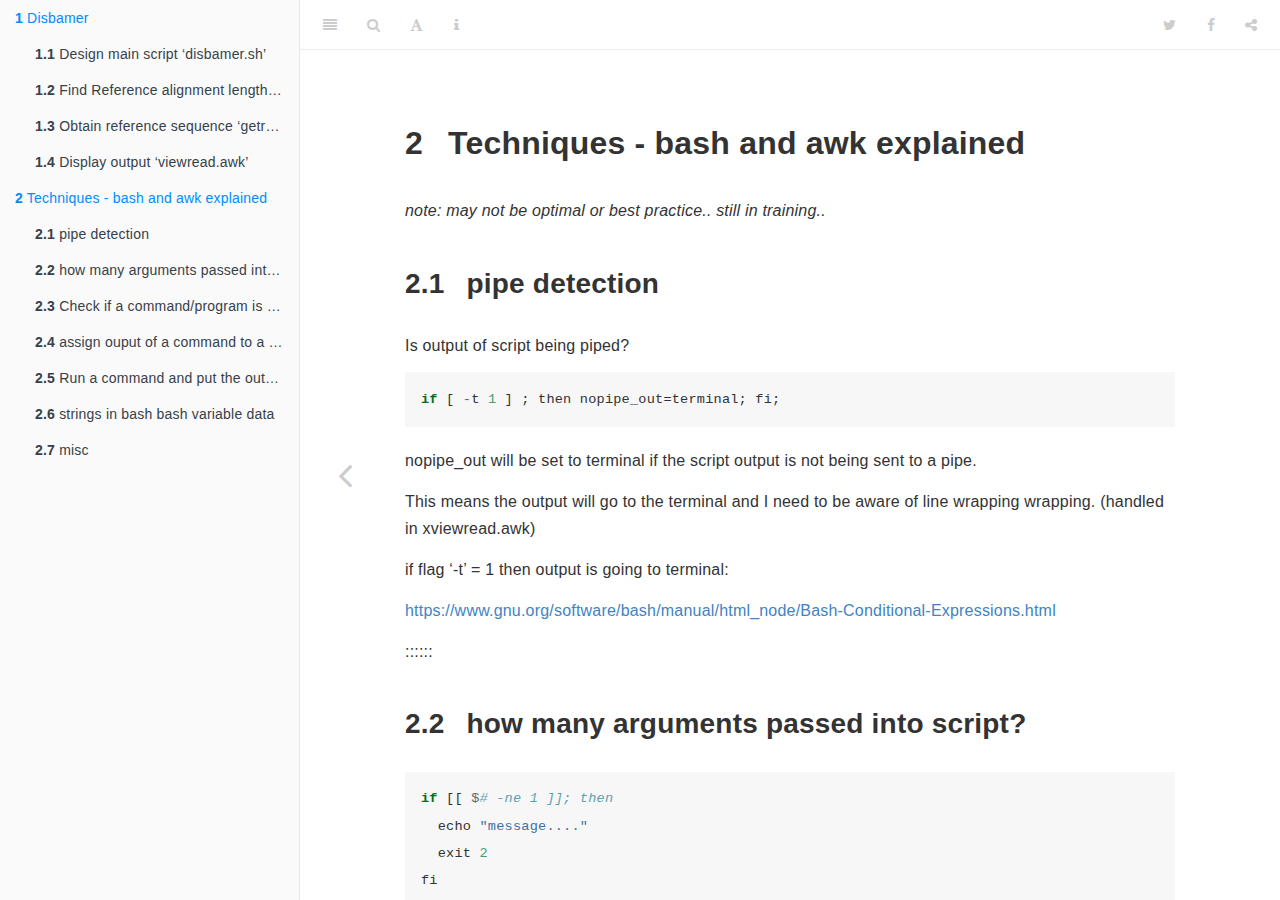
<file: docs/techniques-bash-and-awk-explained.html>
<!DOCTYPE html>
<html lang="" xml:lang="">
<head>

  <meta charset="utf-8" />
  <meta http-equiv="X-UA-Compatible" content="IE=edge" />
  <title>2 Techniques - bash and awk explained | Disbamer explained.</title>
  <meta name="description" content="2 Techniques - bash and awk explained | Disbamer explained." />
  <meta name="generator" content="bookdown 0.21 and GitBook 2.6.7" />

  <meta property="og:title" content="2 Techniques - bash and awk explained | Disbamer explained." />
  <meta property="og:type" content="book" />
  
  
  
  

  <meta name="twitter:card" content="summary" />
  <meta name="twitter:title" content="2 Techniques - bash and awk explained | Disbamer explained." />
  
  
  

<meta name="author" content="Joe McC." />



  <meta name="viewport" content="width=device-width, initial-scale=1" />
  <meta name="apple-mobile-web-app-capable" content="yes" />
  <meta name="apple-mobile-web-app-status-bar-style" content="black" />
  
  
<link rel="prev" href="index.html"/>

<script src="libs/jquery-2.2.3/jquery.min.js"></script>
<link href="libs/gitbook-2.6.7/css/style.css" rel="stylesheet" />
<link href="libs/gitbook-2.6.7/css/plugin-table.css" rel="stylesheet" />
<link href="libs/gitbook-2.6.7/css/plugin-bookdown.css" rel="stylesheet" />
<link href="libs/gitbook-2.6.7/css/plugin-highlight.css" rel="stylesheet" />
<link href="libs/gitbook-2.6.7/css/plugin-search.css" rel="stylesheet" />
<link href="libs/gitbook-2.6.7/css/plugin-fontsettings.css" rel="stylesheet" />
<link href="libs/gitbook-2.6.7/css/plugin-clipboard.css" rel="stylesheet" />









<script src="libs/accessible-code-block-0.0.1/empty-anchor.js"></script>
<link href="libs/anchor-sections-1.0/anchor-sections.css" rel="stylesheet" />
<script src="libs/anchor-sections-1.0/anchor-sections.js"></script>


<style type="text/css">
code.sourceCode > span { display: inline-block; line-height: 1.25; }
code.sourceCode > span { color: inherit; text-decoration: inherit; }
code.sourceCode > span:empty { height: 1.2em; }
.sourceCode { overflow: visible; }
code.sourceCode { white-space: pre; position: relative; }
pre.sourceCode { margin: 0; }
@media screen {
div.sourceCode { overflow: auto; }
}
@media print {
code.sourceCode { white-space: pre-wrap; }
code.sourceCode > span { text-indent: -5em; padding-left: 5em; }
}
pre.numberSource code
  { counter-reset: source-line 0; }
pre.numberSource code > span
  { position: relative; left: -4em; counter-increment: source-line; }
pre.numberSource code > span > a:first-child::before
  { content: counter(source-line);
    position: relative; left: -1em; text-align: right; vertical-align: baseline;
    border: none; display: inline-block;
    -webkit-touch-callout: none; -webkit-user-select: none;
    -khtml-user-select: none; -moz-user-select: none;
    -ms-user-select: none; user-select: none;
    padding: 0 4px; width: 4em;
    color: #aaaaaa;
  }
pre.numberSource { margin-left: 3em; border-left: 1px solid #aaaaaa;  padding-left: 4px; }
div.sourceCode
  {   }
@media screen {
code.sourceCode > span > a:first-child::before { text-decoration: underline; }
}
code span.al { color: #ff0000; font-weight: bold; } /* Alert */
code span.an { color: #60a0b0; font-weight: bold; font-style: italic; } /* Annotation */
code span.at { color: #7d9029; } /* Attribute */
code span.bn { color: #40a070; } /* BaseN */
code span.bu { } /* BuiltIn */
code span.cf { color: #007020; font-weight: bold; } /* ControlFlow */
code span.ch { color: #4070a0; } /* Char */
code span.cn { color: #880000; } /* Constant */
code span.co { color: #60a0b0; font-style: italic; } /* Comment */
code span.cv { color: #60a0b0; font-weight: bold; font-style: italic; } /* CommentVar */
code span.do { color: #ba2121; font-style: italic; } /* Documentation */
code span.dt { color: #902000; } /* DataType */
code span.dv { color: #40a070; } /* DecVal */
code span.er { color: #ff0000; font-weight: bold; } /* Error */
code span.ex { } /* Extension */
code span.fl { color: #40a070; } /* Float */
code span.fu { color: #06287e; } /* Function */
code span.im { } /* Import */
code span.in { color: #60a0b0; font-weight: bold; font-style: italic; } /* Information */
code span.kw { color: #007020; font-weight: bold; } /* Keyword */
code span.op { color: #666666; } /* Operator */
code span.ot { color: #007020; } /* Other */
code span.pp { color: #bc7a00; } /* Preprocessor */
code span.sc { color: #4070a0; } /* SpecialChar */
code span.ss { color: #bb6688; } /* SpecialString */
code span.st { color: #4070a0; } /* String */
code span.va { color: #19177c; } /* Variable */
code span.vs { color: #4070a0; } /* VerbatimString */
code span.wa { color: #60a0b0; font-weight: bold; font-style: italic; } /* Warning */
</style>

<link rel="stylesheet" href="dbm.css" type="text/css" />
</head>

<body>



  <div class="book without-animation with-summary font-size-2 font-family-1" data-basepath=".">

    <div class="book-summary">
      <nav role="navigation">

<ul class="summary">
<li class="chapter" data-level="1" data-path="index.html"><a href="index.html"><i class="fa fa-check"></i><b>1</b> Disbamer</a><ul>
<li class="chapter" data-level="1.1" data-path="index.html"><a href="index.html#design-main-script-disbamer.sh"><i class="fa fa-check"></i><b>1.1</b> Design main script ‘disbamer.sh’</a></li>
<li class="chapter" data-level="1.2" data-path="index.html"><a href="index.html#find-reference-alignment-length-cigtoreflen.awk"><i class="fa fa-check"></i><b>1.2</b> Find Reference alignment length ‘cigtoRefLen.awk’</a></li>
<li class="chapter" data-level="1.3" data-path="index.html"><a href="index.html#obtain-reference-sequence-getrefseq.awk"><i class="fa fa-check"></i><b>1.3</b> Obtain reference sequence ‘getrefseq.awk’</a></li>
<li class="chapter" data-level="1.4" data-path="index.html"><a href="index.html#display-output-viewread.awk"><i class="fa fa-check"></i><b>1.4</b> Display output ‘viewread.awk’</a></li>
</ul></li>
<li class="chapter" data-level="2" data-path="techniques-bash-and-awk-explained.html"><a href="techniques-bash-and-awk-explained.html"><i class="fa fa-check"></i><b>2</b> Techniques - bash and awk explained</a><ul>
<li class="chapter" data-level="2.1" data-path="techniques-bash-and-awk-explained.html"><a href="techniques-bash-and-awk-explained.html#pipe-detection"><i class="fa fa-check"></i><b>2.1</b> pipe detection</a></li>
<li class="chapter" data-level="2.2" data-path="techniques-bash-and-awk-explained.html"><a href="techniques-bash-and-awk-explained.html#how-many-arguments-passed-into-script"><i class="fa fa-check"></i><b>2.2</b> how many arguments passed into script?</a></li>
<li class="chapter" data-level="2.3" data-path="techniques-bash-and-awk-explained.html"><a href="techniques-bash-and-awk-explained.html#check-if-a-commandprogram-is-avaiable"><i class="fa fa-check"></i><b>2.3</b> Check if a command/program is avaiable</a></li>
<li class="chapter" data-level="2.4" data-path="techniques-bash-and-awk-explained.html"><a href="techniques-bash-and-awk-explained.html#assign-ouput-of-a-command-to-a-variable-reference-an-input-argument"><i class="fa fa-check"></i><b>2.4</b> assign ouput of a command to a variable, reference an input argument</a></li>
<li class="chapter" data-level="2.5" data-path="techniques-bash-and-awk-explained.html"><a href="techniques-bash-and-awk-explained.html#run-a-command-and-put-the-output-into-a-variable."><i class="fa fa-check"></i><b>2.5</b> Run a command and put the output into a variable.</a></li>
<li class="chapter" data-level="2.6" data-path="techniques-bash-and-awk-explained.html"><a href="techniques-bash-and-awk-explained.html#strings-in-bash-bash-variable-data"><i class="fa fa-check"></i><b>2.6</b> strings in bash bash variable data</a></li>
<li class="chapter" data-level="2.7" data-path="techniques-bash-and-awk-explained.html"><a href="techniques-bash-and-awk-explained.html#misc"><i class="fa fa-check"></i><b>2.7</b> misc</a></li>
</ul></li>
</ul>

      </nav>
    </div>

    <div class="book-body">
      <div class="body-inner">
        <div class="book-header" role="navigation">
          <h1>
            <i class="fa fa-circle-o-notch fa-spin"></i><a href="./">Disbamer explained.</a>
          </h1>
        </div>

        <div class="page-wrapper" tabindex="-1" role="main">
          <div class="page-inner">

            <section class="normal" id="section-">
<div id="techniques---bash-and-awk-explained" class="section level1">
<h1><span class="header-section-number">2</span> Techniques - bash and awk explained</h1>
<p><em>note: may not be optimal or best practice.. still in training..</em></p>
<div id="pipe-detection" class="section level2">
<h2><span class="header-section-number">2.1</span> pipe detection</h2>
<p>Is output of script being piped?</p>
<div class="sourceCode" id="cb1"><pre class="sourceCode r"><code class="sourceCode r"><span id="cb1-1"><a href="techniques-bash-and-awk-explained.html#cb1-1"></a><span class="cf">if</span> [ <span class="op">-</span>t <span class="dv">1</span> ] ; then nopipe_out=terminal; fi;</span></code></pre></div>
<p>nopipe_out will be set to terminal if the script output is not being sent to a pipe.</p>
<p>This means the output will go to the terminal and I need to be aware of line wrapping wrapping. (handled in xviewread.awk)</p>
<p>if flag ‘-t’ = 1 then output is going to terminal:</p>
<p><a href="https://www.gnu.org/software/bash/manual/html_node/Bash-Conditional-Expressions.html" class="uri">https://www.gnu.org/software/bash/manual/html_node/Bash-Conditional-Expressions.html</a></p>
<p>::::::</p>
</div>
<div id="how-many-arguments-passed-into-script" class="section level2">
<h2><span class="header-section-number">2.2</span> how many arguments passed into script?</h2>
<div class="sourceCode" id="cb2"><pre class="sourceCode r"><code class="sourceCode r"><span id="cb2-1"><a href="techniques-bash-and-awk-explained.html#cb2-1"></a><span class="cf">if</span> [[ <span class="op">$</span><span class="co"># -ne 1 ]]; then</span></span>
<span id="cb2-2"><a href="techniques-bash-and-awk-explained.html#cb2-2"></a><span class="st">  </span>echo <span class="st">&quot;message....&quot;</span></span>
<span id="cb2-3"><a href="techniques-bash-and-awk-explained.html#cb2-3"></a>  exit <span class="dv">2</span></span>
<span id="cb2-4"><a href="techniques-bash-and-awk-explained.html#cb2-4"></a>fi</span></code></pre></div>
<p>$# is number of arguments passed to the script. As we need the read number, one argument is requried.</p>
<p>If this is not present a message will be displayed, and the script will exit. ‘exit 2’ is used with the 2 indicating an error occurred in running the script.</p>
<p><a href="https://www.gnu.org/software/bash/manual/html_node/Exit-Status.html" class="uri">https://www.gnu.org/software/bash/manual/html_node/Exit-Status.html</a></p>
<p>All builtins return an exit status of 2 to indicate incorrect usage, generally invalid options or missing arguments. ( i guess this is not a built in, but it does indicate a missing argument)</p>
<p>::::::</p>
</div>
<div id="check-if-a-commandprogram-is-avaiable" class="section level2">
<h2><span class="header-section-number">2.3</span> Check if a command/program is avaiable</h2>
<div class="sourceCode" id="cb3"><pre class="sourceCode r"><code class="sourceCode r"><span id="cb3-1"><a href="techniques-bash-and-awk-explained.html#cb3-1"></a>command <span class="op">-</span>v samtools <span class="op">&gt;</span><span class="er">/</span>dev<span class="op">/</span>null <span class="dv">2</span><span class="op">&gt;</span><span class="er">&amp;</span><span class="dv">1</span> <span class="op">||</span><span class="st"> </span>{ echo <span class="op">&gt;</span><span class="er">&amp;</span><span class="dv">2</span> <span class="st">&quot;------ Is samtools loaded? error running samtools, exiting.&quot;</span>; exit <span class="dv">1</span>; }</span></code></pre></div>
<p>Is samtools (or some other program responding)</p>
<p>command -v : The -v option causes a single word indicating the command or file name used to invoke command to be displayed,</p>
<p>if samtools is loaded then the output is :</p>
<div class="sourceCode" id="cb4"><pre class="sourceCode r"><code class="sourceCode r"><span id="cb4-1"><a href="techniques-bash-and-awk-explained.html#cb4-1"></a>[]<span class="op">$</span><span class="st"> </span>command <span class="op">-</span>v samtools</span>
<span id="cb4-2"><a href="techniques-bash-and-awk-explained.html#cb4-2"></a><span class="op">/</span>apps<span class="op">/</span>skl<span class="op">/</span>software<span class="op">/</span>SAMtools<span class="op">/</span><span class="fl">1.8</span><span class="op">/</span>bin<span class="op">/</span>samtools</span></code></pre></div>
<p>and $?, the exit code is</p>
<div class="sourceCode" id="cb5"><pre class="sourceCode r"><code class="sourceCode r"><span id="cb5-1"><a href="techniques-bash-and-awk-explained.html#cb5-1"></a>[]<span class="op">$</span><span class="st"> </span>echo <span class="op">$</span>?</span>
<span id="cb5-2"><a href="techniques-bash-and-awk-explained.html#cb5-2"></a><span class="dv">0</span></span></code></pre></div>
<p>if samtools is not loaded, nothing is output:</p>
<div class="sourceCode" id="cb6"><pre class="sourceCode r"><code class="sourceCode r"><span id="cb6-1"><a href="techniques-bash-and-awk-explained.html#cb6-1"></a>[]<span class="op">$</span><span class="st"> </span>command <span class="op">-</span>v samtools</span>
<span id="cb6-2"><a href="techniques-bash-and-awk-explained.html#cb6-2"></a>[]<span class="op">$</span></span></code></pre></div>
<p>and $? the exit code is</p>
<div class="sourceCode" id="cb7"><pre class="sourceCode r"><code class="sourceCode r"><span id="cb7-1"><a href="techniques-bash-and-awk-explained.html#cb7-1"></a><span class="op">$</span><span class="st"> </span>echo <span class="op">$</span>?</span>
<span id="cb7-2"><a href="techniques-bash-and-awk-explained.html#cb7-2"></a><span class="dv">1</span></span></code></pre></div>
<p>:::::</p>
</div>
<div id="assign-ouput-of-a-command-to-a-variable-reference-an-input-argument" class="section level2">
<h2><span class="header-section-number">2.4</span> assign ouput of a command to a variable, reference an input argument</h2>
<div class="sourceCode" id="cb8"><pre class="sourceCode r"><code class="sourceCode r"><span id="cb8-1"><a href="techniques-bash-and-awk-explained.html#cb8-1"></a>bamdata=<span class="er">$</span>(samtools view sam.lnk <span class="op">|</span><span class="st"> </span>sed <span class="st">&quot;${1}q;d&quot;</span>)</span></code></pre></div>
<p>${1} is the read number we are looking for (sequential numbered reads in bam file )</p>
<div class="sourceCode" id="cb9"><pre class="sourceCode r"><code class="sourceCode r"><span id="cb9-1"><a href="techniques-bash-and-awk-explained.html#cb9-1"></a>sed <span class="st">&quot;${1}q;d&quot;</span> </span></code></pre></div>
<p>=&gt; sed 28q;d One of the fastest ways to get a requested line for text from a file or pipe.</p>
<p>:::::</p>
</div>
<div id="run-a-command-and-put-the-output-into-a-variable." class="section level2">
<h2><span class="header-section-number">2.5</span> Run a command and put the output into a variable.</h2>
<div class="sourceCode" id="cb10"><pre class="sourceCode r"><code class="sourceCode r"><span id="cb10-1"><a href="techniques-bash-and-awk-explained.html#cb10-1"></a>read <span class="op">-</span>r readdataD <span class="op">&lt;</span><span class="er">&lt;&lt;</span><span class="st"> &quot;$(echo &quot;</span><span class="op">$</span>bamdata<span class="st">&quot; | awk &#39;{print $1}&#39;)&quot;</span></span></code></pre></div>
<p>read : Reads a single line from the standard input
readdataD : is a bash variable the data will be read into
&lt;&lt;&lt; redirect output into read command (bash builtin)</p>
<p>$bamdata contains a line from a file, awk print $1 returns the first field in the line.</p>
<p>-r option :
Backslash does not act as an escape character. The backslash is considered to be part of the line. In particular, a backslash-newline pair may not be used as a line continuation.</p>
<p>[n]&lt;&lt;&lt; word
The word undergoes tilde expansion, parameter and variable expansion, command substitution, arithmetic expansion, and quote removal. Pathname expansion and word splitting are not performed. The result is supplied as a single string, with a newline appended, to the command on its standard input (or file descriptor n if n is specified).
<a href="https://www.gnu.org/software/bash/manual/html_node/Redirections.html#Here-Strings" class="uri">https://www.gnu.org/software/bash/manual/html_node/Redirections.html#Here-Strings</a></p>
<p>though this should work also :</p>
<div class="sourceCode" id="cb11"><pre class="sourceCode r"><code class="sourceCode r"><span id="cb11-1"><a href="techniques-bash-and-awk-explained.html#cb11-1"></a> readdataD=<span class="st">&quot;$(echo &quot;</span><span class="op">$</span>bamdata<span class="st">&quot; | awk &#39;{print $1}&#39;)&quot;</span></span></code></pre></div>
<p>:::::</p>
</div>
<div id="strings-in-bash-bash-variable-data" class="section level2">
<h2><span class="header-section-number">2.6</span> strings in bash bash variable data</h2>
<p>length</p>
<div class="sourceCode" id="cb12"><pre class="sourceCode r"><code class="sourceCode r"><span id="cb12-1"><a href="techniques-bash-and-awk-explained.html#cb12-1"></a>ciglen=<span class="st">&quot;${#cigarD}&quot;</span></span></code></pre></div>
<p>if cigarD=“ABCDEFGHIJKLMN” ciglen will be set to 14</p>
<p>substring:</p>
<div class="sourceCode" id="cb13"><pre class="sourceCode r"><code class="sourceCode r"><span id="cb13-1"><a href="techniques-bash-and-awk-explained.html#cb13-1"></a>firstFive=<span class="st">&quot;${cigarD:0:5}&quot;</span></span>
<span id="cb13-2"><a href="techniques-bash-and-awk-explained.html#cb13-2"></a>lastFive<span class="op">-</span><span class="st">&quot;${cigarD:$(($ciglen-20)):20}&quot;</span></span></code></pre></div>
<p>firstFive is set to ABCDE
lastFive is set to JKLMN</p>
</div>
<div id="misc" class="section level2">
<h2><span class="header-section-number">2.7</span> misc</h2>
<p>Calling awk from bash:</p>
<div class="sourceCode" id="cb14"><pre class="sourceCode r"><code class="sourceCode r"><span id="cb14-1"><a href="techniques-bash-and-awk-explained.html#cb14-1"></a>awk <span class="op">-</span>v cigA=<span class="st">&quot;$cigarD&quot;</span> <span class="op">-</span>f cigtoRefLen.awk</span></code></pre></div>
<p>-v will assign the bash variable cigarD to the awk variable cigA to be available in the awk script</p>
<p>-f specify awk script file to run</p>
<p>AWK:
NR&gt;2{…} tells awk to process the commands in curly braces only if the line number, NR, is greater than two. This has the effect of skipping over the header lines.</p>

</div>
</div>
            </section>

          </div>
        </div>
      </div>
<a href="index.html" class="navigation navigation-prev navigation-unique" aria-label="Previous page"><i class="fa fa-angle-left"></i></a>

    </div>
  </div>
<script src="libs/gitbook-2.6.7/js/app.min.js"></script>
<script src="libs/gitbook-2.6.7/js/lunr.js"></script>
<script src="libs/gitbook-2.6.7/js/clipboard.min.js"></script>
<script src="libs/gitbook-2.6.7/js/plugin-search.js"></script>
<script src="libs/gitbook-2.6.7/js/plugin-sharing.js"></script>
<script src="libs/gitbook-2.6.7/js/plugin-fontsettings.js"></script>
<script src="libs/gitbook-2.6.7/js/plugin-bookdown.js"></script>
<script src="libs/gitbook-2.6.7/js/jquery.highlight.js"></script>
<script src="libs/gitbook-2.6.7/js/plugin-clipboard.js"></script>
<script>
gitbook.require(["gitbook"], function(gitbook) {
gitbook.start({
"sharing": {
"github": false,
"facebook": true,
"twitter": true,
"linkedin": false,
"weibo": false,
"instapaper": false,
"vk": false,
"all": ["facebook", "twitter", "linkedin", "weibo", "instapaper"]
},
"fontsettings": {
"theme": "white",
"family": "sans",
"size": 2
},
"edit": {
"link": null,
"text": null
},
"history": {
"link": null,
"text": null
},
"view": {
"link": null,
"text": null
},
"download": null,
"toc": {
"collapse": "subsection"
}
});
});
</script>

</body>

</html>
</file>
<file: docs/libs/gitbook-2.6.7/css/plugin-table.css>
.book .book-body .page-wrapper .page-inner section.normal table{display:table;width:100%;border-collapse:collapse;border-spacing:0;overflow:auto}.book .book-body .page-wrapper .page-inner section.normal table td,.book .book-body .page-wrapper .page-inner section.normal table th{padding:6px 13px;border:1px solid #ddd}.book .book-body .page-wrapper .page-inner section.normal table tr{background-color:#fff;border-top:1px solid #ccc}.book .book-body .page-wrapper .page-inner section.normal table tr:nth-child(2n){background-color:#f8f8f8}.book .book-body .page-wrapper .page-inner section.normal table th{font-weight:700}
</file>
<file: docs/libs/gitbook-2.6.7/css/plugin-bookdown.css>
.book .book-header h1 {
  padding-left: 20px;
  padding-right: 20px;
}
.book .book-header.fixed {
  position: fixed;
  right: 0;
  top: 0;
  left: 0;
  border-bottom: 1px solid rgba(0,0,0,.07);
}
span.search-highlight {
  background-color: #ffff88;
}
@media (min-width: 600px) {
  .book.with-summary .book-header.fixed {
    left: 300px;
  }
}
@media (max-width: 1240px) {
  .book .book-body.fixed {
    top: 50px;
  }
  .book .book-body.fixed .body-inner {
    top: auto;
  }
}
@media (max-width: 600px) {
  .book.with-summary .book-header.fixed {
    left: calc(100% - 60px);
    min-width: 300px;
  }
  .book.with-summary .book-body {
    transform: none;
    left: calc(100% - 60px);
    min-width: 300px;
  }
  .book .book-body.fixed {
    top: 0;
  }
}

.book .book-body.fixed .body-inner {
  top: 50px;
}
.book .book-body .page-wrapper .page-inner section.normal sub, .book .book-body .page-wrapper .page-inner section.normal sup {
  font-size: 85%;
}

@media print {
  .book .book-summary, .book .book-body .book-header, .fa {
    display: none !important;
  }
  .book .book-body.fixed {
    left: 0px;
  }
  .book .book-body,.book .book-body .body-inner, .book.with-summary {
    overflow: visible !important;
  }
}
.kable_wrapper {
  border-spacing: 20px 0;
  border-collapse: separate;
  border: none;
  margin: auto;
}
.kable_wrapper > tbody > tr > td {
  vertical-align: top;
}
.book .book-body .page-wrapper .page-inner section.normal table tr.header {
  border-top-width: 2px;
}
.book .book-body .page-wrapper .page-inner section.normal table tr:last-child td {
  border-bottom-width: 2px;
}
.book .book-body .page-wrapper .page-inner section.normal table td, .book .book-body .page-wrapper .page-inner section.normal table th {
  border-left: none;
  border-right: none;
}
.book .book-body .page-wrapper .page-inner section.normal table.kable_wrapper > tbody > tr, .book .book-body .page-wrapper .page-inner section.normal table.kable_wrapper > tbody > tr > td {
  border-top: none;
}
.book .book-body .page-wrapper .page-inner section.normal table.kable_wrapper > tbody > tr:last-child > td {
    border-bottom: none;
}

div.theorem, div.lemma, div.corollary, div.proposition, div.conjecture {
  font-style: italic;
}
span.theorem, span.lemma, span.corollary, span.proposition, span.conjecture {
  font-style: normal;
}
div.proof>*:last-child:after {
  content: "\25a2";
  float: right;
}
.header-section-number {
  padding-right: .5em;
}
</file>
<file: docs/libs/gitbook-2.6.7/css/plugin-highlight.css>
.book .book-body .page-wrapper .page-inner section.normal pre,
.book .book-body .page-wrapper .page-inner section.normal code {
  /* http://jmblog.github.com/color-themes-for-google-code-highlightjs */
  /* Tomorrow Comment */
  /* Tomorrow Red */
  /* Tomorrow Orange */
  /* Tomorrow Yellow */
  /* Tomorrow Green */
  /* Tomorrow Aqua */
  /* Tomorrow Blue */
  /* Tomorrow Purple */
}
.book .book-body .page-wrapper .page-inner section.normal pre .hljs-comment,
.book .book-body .page-wrapper .page-inner section.normal code .hljs-comment,
.book .book-body .page-wrapper .page-inner section.normal pre .hljs-title,
.book .book-body .page-wrapper .page-inner section.normal code .hljs-title {
  color: #8e908c;
}
.book .book-body .page-wrapper .page-inner section.normal pre .hljs-variable,
.book .book-body .page-wrapper .page-inner section.normal code .hljs-variable,
.book .book-body .page-wrapper .page-inner section.normal pre .hljs-attribute,
.book .book-body .page-wrapper .page-inner section.normal code .hljs-attribute,
.book .book-body .page-wrapper .page-inner section.normal pre .hljs-tag,
.book .book-body .page-wrapper .page-inner section.normal code .hljs-tag,
.book .book-body .page-wrapper .page-inner section.normal pre .hljs-regexp,
.book .book-body .page-wrapper .page-inner section.normal code .hljs-regexp,
.book .book-body .page-wrapper .page-inner section.normal pre .ruby .hljs-constant,
.book .book-body .page-wrapper .page-inner section.normal code .ruby .hljs-constant,
.book .book-body .page-wrapper .page-inner section.normal pre .xml .hljs-tag .hljs-title,
.book .book-body .page-wrapper .page-inner section.normal code .xml .hljs-tag .hljs-title,
.book .book-body .page-wrapper .page-inner section.normal pre .xml .hljs-pi,
.book .book-body .page-wrapper .page-inner section.normal code .xml .hljs-pi,
.book .book-body .page-wrapper .page-inner section.normal pre .xml .hljs-doctype,
.book .book-body .page-wrapper .page-inner section.normal code .xml .hljs-doctype,
.book .book-body .page-wrapper .page-inner section.normal pre .html .hljs-doctype,
.book .book-body .page-wrapper .page-inner section.normal code .html .hljs-doctype,
.book .book-body .page-wrapper .page-inner section.normal pre .css .hljs-id,
.book .book-body .page-wrapper .page-inner section.normal code .css .hljs-id,
.book .book-body .page-wrapper .page-inner section.normal pre .css .hljs-class,
.book .book-body .page-wrapper .page-inner section.normal code .css .hljs-class,
.book .book-body .page-wrapper .page-inner section.normal pre .css .hljs-pseudo,
.book .book-body .page-wrapper .page-inner section.normal code .css .hljs-pseudo {
  color: #c82829;
}
.book .book-body .page-wrapper .page-inner section.normal pre .hljs-number,
.book .book-body .page-wrapper .page-inner section.normal code .hljs-number,
.book .book-body .page-wrapper .page-inner section.normal pre .hljs-preprocessor,
.book .book-body .page-wrapper .page-inner section.normal code .hljs-preprocessor,
.book .book-body .page-wrapper .page-inner section.normal pre .hljs-pragma,
.book .book-body .page-wrapper .page-inner section.normal code .hljs-pragma,
.book .book-body .page-wrapper .page-inner section.normal pre .hljs-built_in,
.book .book-body .page-wrapper .page-inner section.normal code .hljs-built_in,
.book .book-body .page-wrapper .page-inner section.normal pre .hljs-literal,
.book .book-body .page-wrapper .page-inner section.normal code .hljs-literal,
.book .book-body .page-wrapper .page-inner section.normal pre .hljs-params,
.book .book-body .page-wrapper .page-inner section.normal code .hljs-params,
.book .book-body .page-wrapper .page-inner section.normal pre .hljs-constant,
.book .book-body .page-wrapper .page-inner section.normal code .hljs-constant {
  color: #f5871f;
}
.book .book-body .page-wrapper .page-inner section.normal pre .ruby .hljs-class .hljs-title,
.book .book-body .page-wrapper .page-inner section.normal code .ruby .hljs-class .hljs-title,
.book .book-body .page-wrapper .page-inner section.normal pre .css .hljs-rules .hljs-attribute,
.book .book-body .page-wrapper .page-inner section.normal code .css .hljs-rules .hljs-attribute {
  color: #eab700;
}
.book .book-body .page-wrapper .page-inner section.normal pre .hljs-string,
.book .book-body .page-wrapper .page-inner section.normal code .hljs-string,
.book .book-body .page-wrapper .page-inner section.normal pre .hljs-value,
.book .book-body .page-wrapper .page-inner section.normal code .hljs-value,
.book .book-body .page-wrapper .page-inner section.normal pre .hljs-inheritance,
.book .book-body .page-wrapper .page-inner section.normal code .hljs-inheritance,
.book .book-body .page-wrapper .page-inner section.normal pre .hljs-header,
.book .book-body .page-wrapper .page-inner section.normal code .hljs-header,
.book .book-body .page-wrapper .page-inner section.normal pre .ruby .hljs-symbol,
.book .book-body .page-wrapper .page-inner section.normal code .ruby .hljs-symbol,
.book .book-body .page-wrapper .page-inner section.normal pre .xml .hljs-cdata,
.book .book-body .page-wrapper .page-inner section.normal code .xml .hljs-cdata {
  color: #718c00;
}
.book .book-body .page-wrapper .page-inner section.normal pre .css .hljs-hexcolor,
.book .book-body .page-wrapper .page-inner section.normal code .css .hljs-hexcolor {
  color: #3e999f;
}
.book .book-body .page-wrapper .page-inner section.normal pre .hljs-function,
.book .book-body .page-wrapper .page-inner section.normal code .hljs-function,
.book .book-body .page-wrapper .page-inner section.normal pre .python .hljs-decorator,
.book .book-body .page-wrapper .page-inner section.normal code .python .hljs-decorator,
.book .book-body .page-wrapper .page-inner section.normal pre .python .hljs-title,
.book .book-body .page-wrapper .page-inner section.normal code .python .hljs-title,
.book .book-body .page-wrapper .page-inner section.normal pre .ruby .hljs-function .hljs-title,
.book .book-body .page-wrapper .page-inner section.normal code .ruby .hljs-function .hljs-title,
.book .book-body .page-wrapper .page-inner section.normal pre .ruby .hljs-title .hljs-keyword,
.book .book-body .page-wrapper .page-inner section.normal code .ruby .hljs-title .hljs-keyword,
.book .book-body .page-wrapper .page-inner section.normal pre .perl .hljs-sub,
.book .book-body .page-wrapper .page-inner section.normal code .perl .hljs-sub,
.book .book-body .page-wrapper .page-inner section.normal pre .javascript .hljs-title,
.book .book-body .page-wrapper .page-inner section.normal code .javascript .hljs-title,
.book .book-body .page-wrapper .page-inner section.normal pre .coffeescript .hljs-title,
.book .book-body .page-wrapper .page-inner section.normal code .coffeescript .hljs-title {
  color: #4271ae;
}
.book .book-body .page-wrapper .page-inner section.normal pre .hljs-keyword,
.book .book-body .page-wrapper .page-inner section.normal code .hljs-keyword,
.book .book-body .page-wrapper .page-inner section.normal pre .javascript .hljs-function,
.book .book-body .page-wrapper .page-inner section.normal code .javascript .hljs-function {
  color: #8959a8;
}
.book .book-body .page-wrapper .page-inner section.normal pre .hljs,
.book .book-body .page-wrapper .page-inner section.normal code .hljs {
  display: block;
  background: white;
  color: #4d4d4c;
  padding: 0.5em;
}
.book .book-body .page-wrapper .page-inner section.normal pre .coffeescript .javascript,
.book .book-body .page-wrapper .page-inner section.normal code .coffeescript .javascript,
.book .book-body .page-wrapper .page-inner section.normal pre .javascript .xml,
.book .book-body .page-wrapper .page-inner section.normal code .javascript .xml,
.book .book-body .page-wrapper .page-inner section.normal pre .tex .hljs-formula,
.book .book-body .page-wrapper .page-inner section.normal code .tex .hljs-formula,
.book .book-body .page-wrapper .page-inner section.normal pre .xml .javascript,
.book .book-body .page-wrapper .page-inner section.normal code .xml .javascript,
.book .book-body .page-wrapper .page-inner section.normal pre .xml .vbscript,
.book .book-body .page-wrapper .page-inner section.normal code .xml .vbscript,
.book .book-body .page-wrapper .page-inner section.normal pre .xml .css,
.book .book-body .page-wrapper .page-inner section.normal code .xml .css,
.book .book-body .page-wrapper .page-inner section.normal pre .xml .hljs-cdata,
.book .book-body .page-wrapper .page-inner section.normal code .xml .hljs-cdata {
  opacity: 0.5;
}
.book.color-theme-1 .book-body .page-wrapper .page-inner section.normal pre,
.book.color-theme-1 .book-body .page-wrapper .page-inner section.normal code {
  /*

Orginal Style from ethanschoonover.com/solarized (c) Jeremy Hull <sourdrums@gmail.com>

*/
  /* Solarized Green */
  /* Solarized Cyan */
  /* Solarized Blue */
  /* Solarized Yellow */
  /* Solarized Orange */
  /* Solarized Red */
  /* Solarized Violet */
}
.book.color-theme-1 .book-body .page-wrapper .page-inner section.normal pre .hljs,
.book.color-theme-1 .book-body .page-wrapper .page-inner section.normal code .hljs {
  display: block;
  padding: 0.5em;
  background: #fdf6e3;
  color: #657b83;
}
.book.color-theme-1 .book-body .page-wrapper .page-inner section.normal pre .hljs-comment,
.book.color-theme-1 .book-body .page-wrapper .page-inner section.normal code .hljs-comment,
.book.color-theme-1 .book-body .page-wrapper .page-inner section.normal pre .hljs-template_comment,
.book.color-theme-1 .book-body .page-wrapper .page-inner section.normal code .hljs-template_comment,
.book.color-theme-1 .book-body .page-wrapper .page-inner section.normal pre .diff .hljs-header,
.book.color-theme-1 .book-body .page-wrapper .page-inner section.normal code .diff .hljs-header,
.book.color-theme-1 .book-body .page-wrapper .page-inner section.normal pre .hljs-doctype,
.book.color-theme-1 .book-body .page-wrapper .page-inner section.normal code .hljs-doctype,
.book.color-theme-1 .book-body .page-wrapper .page-inner section.normal pre .hljs-pi,
.book.color-theme-1 .book-body .page-wrapper .page-inner section.normal code .hljs-pi,
.book.color-theme-1 .book-body .page-wrapper .page-inner section.normal pre .lisp .hljs-string,
.book.color-theme-1 .book-body .page-wrapper .page-inner section.normal code .lisp .hljs-string,
.book.color-theme-1 .book-body .page-wrapper .page-inner section.normal pre .hljs-javadoc,
.book.color-theme-1 .book-body .page-wrapper .page-inner section.normal code .hljs-javadoc {
  color: #93a1a1;
}
.book.color-theme-1 .book-body .page-wrapper .page-inner section.normal pre .hljs-keyword,
.book.color-theme-1 .book-body .page-wrapper .page-inner section.normal code .hljs-keyword,
.book.color-theme-1 .book-body .page-wrapper .page-inner section.normal pre .hljs-winutils,
.book.color-theme-1 .book-body .page-wrapper .page-inner section.normal code .hljs-winutils,
.book.color-theme-1 .book-body .page-wrapper .page-inner section.normal pre .method,
.book.color-theme-1 .book-body .page-wrapper .page-inner section.normal code .method,
.book.color-theme-1 .book-body .page-wrapper .page-inner section.normal pre .hljs-addition,
.book.color-theme-1 .book-body .page-wrapper .page-inner section.normal code .hljs-addition,
.book.color-theme-1 .book-body .page-wrapper .page-inner section.normal pre .css .hljs-tag,
.book.color-theme-1 .book-body .page-wrapper .page-inner section.normal code .css .hljs-tag,
.book.color-theme-1 .book-body .page-wrapper .page-inner section.normal pre .hljs-request,
.book.color-theme-1 .book-body .page-wrapper .page-inner section.normal code .hljs-request,
.book.color-theme-1 .book-body .page-wrapper .page-inner section.normal pre .hljs-status,
.book.color-theme-1 .book-body .page-wrapper .page-inner section.normal code .hljs-status,
.book.color-theme-1 .book-body .page-wrapper .page-inner section.normal pre .nginx .hljs-title,
.book.color-theme-1 .book-body .page-wrapper .page-inner section.normal code .nginx .hljs-title {
  color: #859900;
}
.book.color-theme-1 .book-body .page-wrapper .page-inner section.normal pre .hljs-number,
.book.color-theme-1 .book-body .page-wrapper .page-inner section.normal code .hljs-number,
.book.color-theme-1 .book-body .page-wrapper .page-inner section.normal pre .hljs-command,
.book.color-theme-1 .book-body .page-wrapper .page-inner section.normal code .hljs-command,
.book.color-theme-1 .book-body .page-wrapper .page-inner section.normal pre .hljs-string,
.book.color-theme-1 .book-body .page-wrapper .page-inner section.normal code .hljs-string,
.book.color-theme-1 .book-body .page-wrapper .page-inner section.normal pre .hljs-tag .hljs-value,
.book.color-theme-1 .book-body .page-wrapper .page-inner section.normal code .hljs-tag .hljs-value,
.book.color-theme-1 .book-body .page-wrapper .page-inner section.normal pre .hljs-rules .hljs-value,
.book.color-theme-1 .book-body .page-wrapper .page-inner section.normal code .hljs-rules .hljs-value,
.book.color-theme-1 .book-body .page-wrapper .page-inner section.normal pre .hljs-phpdoc,
.book.color-theme-1 .book-body .page-wrapper .page-inner section.normal code .hljs-phpdoc,
.book.color-theme-1 .book-body .page-wrapper .page-inner section.normal pre .tex .hljs-formula,
.book.color-theme-1 .book-body .page-wrapper .page-inner section.normal code .tex .hljs-formula,
.book.color-theme-1 .book-body .page-wrapper .page-inner section.normal pre .hljs-regexp,
.book.color-theme-1 .book-body .page-wrapper .page-inner section.normal code .hljs-regexp,
.book.color-theme-1 .book-body .page-wrapper .page-inner section.normal pre .hljs-hexcolor,
.book.color-theme-1 .book-body .page-wrapper .page-inner section.normal code .hljs-hexcolor,
.book.color-theme-1 .book-body .page-wrapper .page-inner section.normal pre .hljs-link_url,
.book.color-theme-1 .book-body .page-wrapper .page-inner section.normal code .hljs-link_url {
  color: #2aa198;
}
.book.color-theme-1 .book-body .page-wrapper .page-inner section.normal pre .hljs-title,
.book.color-theme-1 .book-body .page-wrapper .page-inner section.normal code .hljs-title,
.book.color-theme-1 .book-body .page-wrapper .page-inner section.normal pre .hljs-localvars,
.book.color-theme-1 .book-body .page-wrapper .page-inner section.normal code .hljs-localvars,
.book.color-theme-1 .book-body .page-wrapper .page-inner section.normal pre .hljs-chunk,
.book.color-theme-1 .book-body .page-wrapper .page-inner section.normal code .hljs-chunk,
.book.color-theme-1 .book-body .page-wrapper .page-inner section.normal pre .hljs-decorator,
.book.color-theme-1 .book-body .page-wrapper .page-inner section.normal code .hljs-decorator,
.book.color-theme-1 .book-body .page-wrapper .page-inner section.normal pre .hljs-built_in,
.book.color-theme-1 .book-body .page-wrapper .page-inner section.normal code .hljs-built_in,
.book.color-theme-1 .book-body .page-wrapper .page-inner section.normal pre .hljs-identifier,
.book.color-theme-1 .book-body .page-wrapper .page-inner section.normal code .hljs-identifier,
.book.color-theme-1 .book-body .page-wrapper .page-inner section.normal pre .vhdl .hljs-literal,
.book.color-theme-1 .book-body .page-wrapper .page-inner section.normal code .vhdl .hljs-literal,
.book.color-theme-1 .book-body .page-wrapper .page-inner section.normal pre .hljs-id,
.book.color-theme-1 .book-body .page-wrapper .page-inner section.normal code .hljs-id,
.book.color-theme-1 .book-body .page-wrapper .page-inner section.normal pre .css .hljs-function,
.book.color-theme-1 .book-body .page-wrapper .page-inner section.normal code .css .hljs-function {
  color: #268bd2;
}
.book.color-theme-1 .book-body .page-wrapper .page-inner section.normal pre .hljs-attribute,
.book.color-theme-1 .book-body .page-wrapper .page-inner section.normal code .hljs-attribute,
.book.color-theme-1 .book-body .page-wrapper .page-inner section.normal pre .hljs-variable,
.book.color-theme-1 .book-body .page-wrapper .page-inner section.normal code .hljs-variable,
.book.color-theme-1 .book-body .page-wrapper .page-inner section.normal pre .lisp .hljs-body,
.book.color-theme-1 .book-body .page-wrapper .page-inner section.normal code .lisp .hljs-body,
.book.color-theme-1 .book-body .page-wrapper .page-inner section.normal pre .smalltalk .hljs-number,
.book.color-theme-1 .book-body .page-wrapper .page-inner section.normal code .smalltalk .hljs-number,
.book.color-theme-1 .book-body .page-wrapper .page-inner section.normal pre .hljs-constant,
.book.color-theme-1 .book-body .page-wrapper .page-inner section.normal code .hljs-constant,
.book.color-theme-1 .book-body .page-wrapper .page-inner section.normal pre .hljs-class .hljs-title,
.book.color-theme-1 .book-body .page-wrapper .page-inner section.normal code .hljs-class .hljs-title,
.book.color-theme-1 .book-body .page-wrapper .page-inner section.normal pre .hljs-parent,
.book.color-theme-1 .book-body .page-wrapper .page-inner section.normal code .hljs-parent,
.book.color-theme-1 .book-body .page-wrapper .page-inner section.normal pre .haskell .hljs-type,
.book.color-theme-1 .book-body .page-wrapper .page-inner section.normal code .haskell .hljs-type,
.book.color-theme-1 .book-body .page-wrapper .page-inner section.normal pre .hljs-link_reference,
.book.color-theme-1 .book-body .page-wrapper .page-inner section.normal code .hljs-link_reference {
  color: #b58900;
}
.book.color-theme-1 .book-body .page-wrapper .page-inner section.normal pre .hljs-preprocessor,
.book.color-theme-1 .book-body .page-wrapper .page-inner section.normal code .hljs-preprocessor,
.book.color-theme-1 .book-body .page-wrapper .page-inner section.normal pre .hljs-preprocessor .hljs-keyword,
.book.color-theme-1 .book-body .page-wrapper .page-inner section.normal code .hljs-preprocessor .hljs-keyword,
.book.color-theme-1 .book-body .page-wrapper .page-inner section.normal pre .hljs-pragma,
.book.color-theme-1 .book-body .page-wrapper .page-inner section.normal code .hljs-pragma,
.book.color-theme-1 .book-body .page-wrapper .page-inner section.normal pre .hljs-shebang,
.book.color-theme-1 .book-body .page-wrapper .page-inner section.normal code .hljs-shebang,
.book.color-theme-1 .book-body .page-wrapper .page-inner section.normal pre .hljs-symbol,
.book.color-theme-1 .book-body .page-wrapper .page-inner section.normal code .hljs-symbol,
.book.color-theme-1 .book-body .page-wrapper .page-inner section.normal pre .hljs-symbol .hljs-string,
.book.color-theme-1 .book-body .page-wrapper .page-inner section.normal code .hljs-symbol .hljs-string,
.book.color-theme-1 .book-body .page-wrapper .page-inner section.normal pre .diff .hljs-change,
.book.color-theme-1 .book-body .page-wrapper .page-inner section.normal code .diff .hljs-change,
.book.color-theme-1 .book-body .page-wrapper .page-inner section.normal pre .hljs-special,
.book.color-theme-1 .book-body .page-wrapper .page-inner section.normal code .hljs-special,
.book.color-theme-1 .book-body .page-wrapper .page-inner section.normal pre .hljs-attr_selector,
.book.color-theme-1 .book-body .page-wrapper .page-inner section.normal code .hljs-attr_selector,
.book.color-theme-1 .book-body .page-wrapper .page-inner section.normal pre .hljs-subst,
.book.color-theme-1 .book-body .page-wrapper .page-inner section.normal code .hljs-subst,
.book.color-theme-1 .book-body .page-wrapper .page-inner section.normal pre .hljs-cdata,
.book.color-theme-1 .book-body .page-wrapper .page-inner section.normal code .hljs-cdata,
.book.color-theme-1 .book-body .page-wrapper .page-inner section.normal pre .clojure .hljs-title,
.book.color-theme-1 .book-body .page-wrapper .page-inner section.normal code .clojure .hljs-title,
.book.color-theme-1 .book-body .page-wrapper .page-inner section.normal pre .css .hljs-pseudo,
.book.color-theme-1 .book-body .page-wrapper .page-inner section.normal code .css .hljs-pseudo,
.book.color-theme-1 .book-body .page-wrapper .page-inner section.normal pre .hljs-header,
.book.color-theme-1 .book-body .page-wrapper .page-inner section.normal code .hljs-header {
  color: #cb4b16;
}
.book.color-theme-1 .book-body .page-wrapper .page-inner section.normal pre .hljs-deletion,
.book.color-theme-1 .book-body .page-wrapper .page-inner section.normal code .hljs-deletion,
.book.color-theme-1 .book-body .page-wrapper .page-inner section.normal pre .hljs-important,
.book.color-theme-1 .book-body .page-wrapper .page-inner section.normal code .hljs-important {
  color: #dc322f;
}
.book.color-theme-1 .book-body .page-wrapper .page-inner section.normal pre .hljs-link_label,
.book.color-theme-1 .book-body .page-wrapper .page-inner section.normal code .hljs-link_label {
  color: #6c71c4;
}
.book.color-theme-1 .book-body .page-wrapper .page-inner section.normal pre .tex .hljs-formula,
.book.color-theme-1 .book-body .page-wrapper .page-inner section.normal code .tex .hljs-formula {
  background: #eee8d5;
}
.book.color-theme-2 .book-body .page-wrapper .page-inner section.normal pre,
.book.color-theme-2 .book-body .page-wrapper .page-inner section.normal code {
  /* Tomorrow Night Bright Theme */
  /* Original theme - https://github.com/chriskempson/tomorrow-theme */
  /* http://jmblog.github.com/color-themes-for-google-code-highlightjs */
  /* Tomorrow Comment */
  /* Tomorrow Red */
  /* Tomorrow Orange */
  /* Tomorrow Yellow */
  /* Tomorrow Green */
  /* Tomorrow Aqua */
  /* Tomorrow Blue */
  /* Tomorrow Purple */
}
.book.color-theme-2 .book-body .page-wrapper .page-inner section.normal pre .hljs-comment,
.book.color-theme-2 .book-body .page-wrapper .page-inner section.normal code .hljs-comment,
.book.color-theme-2 .book-body .page-wrapper .page-inner section.normal pre .hljs-title,
.book.color-theme-2 .book-body .page-wrapper .page-inner section.normal code .hljs-title {
  color: #969896;
}
.book.color-theme-2 .book-body .page-wrapper .page-inner section.normal pre .hljs-variable,
.book.color-theme-2 .book-body .page-wrapper .page-inner section.normal code .hljs-variable,
.book.color-theme-2 .book-body .page-wrapper .page-inner section.normal pre .hljs-attribute,
.book.color-theme-2 .book-body .page-wrapper .page-inner section.normal code .hljs-attribute,
.book.color-theme-2 .book-body .page-wrapper .page-inner section.normal pre .hljs-tag,
.book.color-theme-2 .book-body .page-wrapper .page-inner section.normal code .hljs-tag,
.book.color-theme-2 .book-body .page-wrapper .page-inner section.normal pre .hljs-regexp,
.book.color-theme-2 .book-body .page-wrapper .page-inner section.normal code .hljs-regexp,
.book.color-theme-2 .book-body .page-wrapper .page-inner section.normal pre .ruby .hljs-constant,
.book.color-theme-2 .book-body .page-wrapper .page-inner section.normal code .ruby .hljs-constant,
.book.color-theme-2 .book-body .page-wrapper .page-inner section.normal pre .xml .hljs-tag .hljs-title,
.book.color-theme-2 .book-body .page-wrapper .page-inner section.normal code .xml .hljs-tag .hljs-title,
.book.color-theme-2 .book-body .page-wrapper .page-inner section.normal pre .xml .hljs-pi,
.book.color-theme-2 .book-body .page-wrapper .page-inner section.normal code .xml .hljs-pi,
.book.color-theme-2 .book-body .page-wrapper .page-inner section.normal pre .xml .hljs-doctype,
.book.color-theme-2 .book-body .page-wrapper .page-inner section.normal code .xml .hljs-doctype,
.book.color-theme-2 .book-body .page-wrapper .page-inner section.normal pre .html .hljs-doctype,
.book.color-theme-2 .book-body .page-wrapper .page-inner section.normal code .html .hljs-doctype,
.book.color-theme-2 .book-body .page-wrapper .page-inner section.normal pre .css .hljs-id,
.book.color-theme-2 .book-body .page-wrapper .page-inner section.normal code .css .hljs-id,
.book.color-theme-2 .book-body .page-wrapper .page-inner section.normal pre .css .hljs-class,
.book.color-theme-2 .book-body .page-wrapper .page-inner section.normal code .css .hljs-class,
.book.color-theme-2 .book-body .page-wrapper .page-inner section.normal pre .css .hljs-pseudo,
.book.color-theme-2 .book-body .page-wrapper .page-inner section.normal code .css .hljs-pseudo {
  color: #d54e53;
}
.book.color-theme-2 .book-body .page-wrapper .page-inner section.normal pre .hljs-number,
.book.color-theme-2 .book-body .page-wrapper .page-inner section.normal code .hljs-number,
.book.color-theme-2 .book-body .page-wrapper .page-inner section.normal pre .hljs-preprocessor,
.book.color-theme-2 .book-body .page-wrapper .page-inner section.normal code .hljs-preprocessor,
.book.color-theme-2 .book-body .page-wrapper .page-inner section.normal pre .hljs-pragma,
.book.color-theme-2 .book-body .page-wrapper .page-inner section.normal code .hljs-pragma,
.book.color-theme-2 .book-body .page-wrapper .page-inner section.normal pre .hljs-built_in,
.book.color-theme-2 .book-body .page-wrapper .page-inner section.normal code .hljs-built_in,
.book.color-theme-2 .book-body .page-wrapper .page-inner section.normal pre .hljs-literal,
.book.color-theme-2 .book-body .page-wrapper .page-inner section.normal code .hljs-literal,
.book.color-theme-2 .book-body .page-wrapper .page-inner section.normal pre .hljs-params,
.book.color-theme-2 .book-body .page-wrapper .page-inner section.normal code .hljs-params,
.book.color-theme-2 .book-body .page-wrapper .page-inner section.normal pre .hljs-constant,
.book.color-theme-2 .book-body .page-wrapper .page-inner section.normal code .hljs-constant {
  color: #e78c45;
}
.book.color-theme-2 .book-body .page-wrapper .page-inner section.normal pre .ruby .hljs-class .hljs-title,
.book.color-theme-2 .book-body .page-wrapper .page-inner section.normal code .ruby .hljs-class .hljs-title,
.book.color-theme-2 .book-body .page-wrapper .page-inner section.normal pre .css .hljs-rules .hljs-attribute,
.book.color-theme-2 .book-body .page-wrapper .page-inner section.normal code .css .hljs-rules .hljs-attribute {
  color: #e7c547;
}
.book.color-theme-2 .book-body .page-wrapper .page-inner section.normal pre .hljs-string,
.book.color-theme-2 .book-body .page-wrapper .page-inner section.normal code .hljs-string,
.book.color-theme-2 .book-body .page-wrapper .page-inner section.normal pre .hljs-value,
.book.color-theme-2 .book-body .page-wrapper .page-inner section.normal code .hljs-value,
.book.color-theme-2 .book-body .page-wrapper .page-inner section.normal pre .hljs-inheritance,
.book.color-theme-2 .book-body .page-wrapper .page-inner section.normal code .hljs-inheritance,
.book.color-theme-2 .book-body .page-wrapper .page-inner section.normal pre .hljs-header,
.book.color-theme-2 .book-body .page-wrapper .page-inner section.normal code .hljs-header,
.book.color-theme-2 .book-body .page-wrapper .page-inner section.normal pre .ruby .hljs-symbol,
.book.color-theme-2 .book-body .page-wrapper .page-inner section.normal code .ruby .hljs-symbol,
.book.color-theme-2 .book-body .page-wrapper .page-inner section.normal pre .xml .hljs-cdata,
.book.color-theme-2 .book-body .page-wrapper .page-inner section.normal code .xml .hljs-cdata {
  color: #b9ca4a;
}
.book.color-theme-2 .book-body .page-wrapper .page-inner section.normal pre .css .hljs-hexcolor,
.book.color-theme-2 .book-body .page-wrapper .page-inner section.normal code .css .hljs-hexcolor {
  color: #70c0b1;
}
.book.color-theme-2 .book-body .page-wrapper .page-inner section.normal pre .hljs-function,
.book.color-theme-2 .book-body .page-wrapper .page-inner section.normal code .hljs-function,
.book.color-theme-2 .book-body .page-wrapper .page-inner section.normal pre .python .hljs-decorator,
.book.color-theme-2 .book-body .page-wrapper .page-inner section.normal code .python .hljs-decorator,
.book.color-theme-2 .book-body .page-wrapper .page-inner section.normal pre .python .hljs-title,
.book.color-theme-2 .book-body .page-wrapper .page-inner section.normal code .python .hljs-title,
.book.color-theme-2 .book-body .page-wrapper .page-inner section.normal pre .ruby .hljs-function .hljs-title,
.book.color-theme-2 .book-body .page-wrapper .page-inner section.normal code .ruby .hljs-function .hljs-title,
.book.color-theme-2 .book-body .page-wrapper .page-inner section.normal pre .ruby .hljs-title .hljs-keyword,
.book.color-theme-2 .book-body .page-wrapper .page-inner section.normal code .ruby .hljs-title .hljs-keyword,
.book.color-theme-2 .book-body .page-wrapper .page-inner section.normal pre .perl .hljs-sub,
.book.color-theme-2 .book-body .page-wrapper .page-inner section.normal code .perl .hljs-sub,
.book.color-theme-2 .book-body .page-wrapper .page-inner section.normal pre .javascript .hljs-title,
.book.color-theme-2 .book-body .page-wrapper .page-inner section.normal code .javascript .hljs-title,
.book.color-theme-2 .book-body .page-wrapper .page-inner section.normal pre .coffeescript .hljs-title,
.book.color-theme-2 .book-body .page-wrapper .page-inner section.normal code .coffeescript .hljs-title {
  color: #7aa6da;
}
.book.color-theme-2 .book-body .page-wrapper .page-inner section.normal pre .hljs-keyword,
.book.color-theme-2 .book-body .page-wrapper .page-inner section.normal code .hljs-keyword,
.book.color-theme-2 .book-body .page-wrapper .page-inner section.normal pre .javascript .hljs-function,
.book.color-theme-2 .book-body .page-wrapper .page-inner section.normal code .javascript .hljs-function {
  color: #c397d8;
}
.book.color-theme-2 .book-body .page-wrapper .page-inner section.normal pre .hljs,
.book.color-theme-2 .book-body .page-wrapper .page-inner section.normal code .hljs {
  display: block;
  background: black;
  color: #eaeaea;
  padding: 0.5em;
}
.book.color-theme-2 .book-body .page-wrapper .page-inner section.normal pre .coffeescript .javascript,
.book.color-theme-2 .book-body .page-wrapper .page-inner section.normal code .coffeescript .javascript,
.book.color-theme-2 .book-body .page-wrapper .page-inner section.normal pre .javascript .xml,
.book.color-theme-2 .book-body .page-wrapper .page-inner section.normal code .javascript .xml,
.book.color-theme-2 .book-body .page-wrapper .page-inner section.normal pre .tex .hljs-formula,
.book.color-theme-2 .book-body .page-wrapper .page-inner section.normal code .tex .hljs-formula,
.book.color-theme-2 .book-body .page-wrapper .page-inner section.normal pre .xml .javascript,
.book.color-theme-2 .book-body .page-wrapper .page-inner section.normal code .xml .javascript,
.book.color-theme-2 .book-body .page-wrapper .page-inner section.normal pre .xml .vbscript,
.book.color-theme-2 .book-body .page-wrapper .page-inner section.normal code .xml .vbscript,
.book.color-theme-2 .book-body .page-wrapper .page-inner section.normal pre .xml .css,
.book.color-theme-2 .book-body .page-wrapper .page-inner section.normal code .xml .css,
.book.color-theme-2 .book-body .page-wrapper .page-inner section.normal pre .xml .hljs-cdata,
.book.color-theme-2 .book-body .page-wrapper .page-inner section.normal code .xml .hljs-cdata {
  opacity: 0.5;
}
</file>
<file: docs/libs/gitbook-2.6.7/css/plugin-search.css>
.book .book-summary .book-search {
  padding: 6px;
  background: transparent;
  position: absolute;
  top: -50px;
  left: 0px;
  right: 0px;
  transition: top 0.5s ease;
}
.book .book-summary .book-search input,
.book .book-summary .book-search input:focus,
.book .book-summary .book-search input:hover {
  width: 100%;
  background: transparent;
  border: 1px solid #ccc;
  box-shadow: none;
  outline: none;
  line-height: 22px;
  padding: 7px 4px;
  color: inherit;
  box-sizing: border-box;
}
.book.with-search .book-summary .book-search {
  top: 0px;
}
.book.with-search .book-summary ul.summary {
  top: 50px;
}
.with-search .summary li[data-level] a[href*=".html#"] {
  display: none;
}
</file>
<file: docs/libs/gitbook-2.6.7/css/plugin-fontsettings.css>
/*
 * Theme 1
 */
.color-theme-1 .dropdown-menu {
  background-color: #111111;
  border-color: #7e888b;
}
.color-theme-1 .dropdown-menu .dropdown-caret .caret-inner {
  border-bottom: 9px solid #111111;
}
.color-theme-1 .dropdown-menu .buttons {
  border-color: #7e888b;
}
.color-theme-1 .dropdown-menu .button {
  color: #afa790;
}
.color-theme-1 .dropdown-menu .button:hover {
  color: #73553c;
}
/*
 * Theme 2
 */
.color-theme-2 .dropdown-menu {
  background-color: #2d3143;
  border-color: #272a3a;
}
.color-theme-2 .dropdown-menu .dropdown-caret .caret-inner {
  border-bottom: 9px solid #2d3143;
}
.color-theme-2 .dropdown-menu .buttons {
  border-color: #272a3a;
}
.color-theme-2 .dropdown-menu .button {
  color: #62677f;
}
.color-theme-2 .dropdown-menu .button:hover {
  color: #f4f4f5;
}
.book .book-header .font-settings .font-enlarge {
  line-height: 30px;
  font-size: 1.4em;
}
.book .book-header .font-settings .font-reduce {
  line-height: 30px;
  font-size: 1em;
}
.book.color-theme-1 .book-body {
  color: #704214;
  background: #f3eacb;
}
.book.color-theme-1 .book-body .page-wrapper .page-inner section {
  background: #f3eacb;
}
.book.color-theme-2 .book-body {
  color: #bdcadb;
  background: #1c1f2b;
}
.book.color-theme-2 .book-body .page-wrapper .page-inner section {
  background: #1c1f2b;
}
.book.font-size-0 .book-body .page-inner section {
  font-size: 1.2rem;
}
.book.font-size-1 .book-body .page-inner section {
  font-size: 1.4rem;
}
.book.font-size-2 .book-body .page-inner section {
  font-size: 1.6rem;
}
.book.font-size-3 .book-body .page-inner section {
  font-size: 2.2rem;
}
.book.font-size-4 .book-body .page-inner section {
  font-size: 4rem;
}
.book.font-family-0 {
  font-family: Georgia, serif;
}
.book.font-family-1 {
  font-family: "Helvetica Neue", Helvetica, Arial, sans-serif;
}
.book.color-theme-1 .book-body .page-wrapper .page-inner section.normal {
  color: #704214;
}
.book.color-theme-1 .book-body .page-wrapper .page-inner section.normal a {
  color: inherit;
}
.book.color-theme-1 .book-body .page-wrapper .page-inner section.normal h1,
.book.color-theme-1 .book-body .page-wrapper .page-inner section.normal h2,
.book.color-theme-1 .book-body .page-wrapper .page-inner section.normal h3,
.book.color-theme-1 .book-body .page-wrapper .page-inner section.normal h4,
.book.color-theme-1 .book-body .page-wrapper .page-inner section.normal h5,
.book.color-theme-1 .book-body .page-wrapper .page-inner section.normal h6 {
  color: inherit;
}
.book.color-theme-1 .book-body .page-wrapper .page-inner section.normal h1,
.book.color-theme-1 .book-body .page-wrapper .page-inner section.normal h2 {
  border-color: inherit;
}
.book.color-theme-1 .book-body .page-wrapper .page-inner section.normal h6 {
  color: inherit;
}
.book.color-theme-1 .book-body .page-wrapper .page-inner section.normal hr {
  background-color: inherit;
}
.book.color-theme-1 .book-body .page-wrapper .page-inner section.normal blockquote {
  border-color: #c4b29f;
  opacity: 0.9;
}
.book.color-theme-1 .book-body .page-wrapper .page-inner section.normal pre,
.book.color-theme-1 .book-body .page-wrapper .page-inner section.normal code {
  background: #fdf6e3;
  color: #657b83;
  border-color: #f8df9c;
}
.book.color-theme-1 .book-body .page-wrapper .page-inner section.normal .highlight {
  background-color: inherit;
}
.book.color-theme-1 .book-body .page-wrapper .page-inner section.normal table th,
.book.color-theme-1 .book-body .page-wrapper .page-inner section.normal table td {
  border-color: #f5d06c;
}
.book.color-theme-1 .book-body .page-wrapper .page-inner section.normal table tr {
  color: inherit;
  background-color: #fdf6e3;
  border-color: #444444;
}
.book.color-theme-1 .book-body .page-wrapper .page-inner section.normal table tr:nth-child(2n) {
  background-color: #fbeecb;
}
.book.color-theme-2 .book-body .page-wrapper .page-inner section.normal {
  color: #bdcadb;
}
.book.color-theme-2 .book-body .page-wrapper .page-inner section.normal a {
  color: #3eb1d0;
}
.book.color-theme-2 .book-body .page-wrapper .page-inner section.normal h1,
.book.color-theme-2 .book-body .page-wrapper .page-inner section.normal h2,
.book.color-theme-2 .book-body .page-wrapper .page-inner section.normal h3,
.book.color-theme-2 .book-body .page-wrapper .page-inner section.normal h4,
.book.color-theme-2 .book-body .page-wrapper .page-inner section.normal h5,
.book.color-theme-2 .book-body .page-wrapper .page-inner section.normal h6 {
  color: #fffffa;
}
.book.color-theme-2 .book-body .page-wrapper .page-inner section.normal h1,
.book.color-theme-2 .book-body .page-wrapper .page-inner section.normal h2 {
  border-color: #373b4e;
}
.book.color-theme-2 .book-body .page-wrapper .page-inner section.normal h6 {
  color: #373b4e;
}
.book.color-theme-2 .book-body .page-wrapper .page-inner section.normal hr {
  background-color: #373b4e;
}
.book.color-theme-2 .book-body .page-wrapper .page-inner section.normal blockquote {
  border-color: #373b4e;
}
.book.color-theme-2 .book-body .page-wrapper .page-inner section.normal pre,
.book.color-theme-2 .book-body .page-wrapper .page-inner section.normal code {
  color: #9dbed8;
  background: #2d3143;
  border-color: #2d3143;
}
.book.color-theme-2 .book-body .page-wrapper .page-inner section.normal .highlight {
  background-color: #282a39;
}
.book.color-theme-2 .book-body .page-wrapper .page-inner section.normal table th,
.book.color-theme-2 .book-body .page-wrapper .page-inner section.normal table td {
  border-color: #3b3f54;
}
.book.color-theme-2 .book-body .page-wrapper .page-inner section.normal table tr {
  color: #b6c2d2;
  background-color: #2d3143;
  border-color: #3b3f54;
}
.book.color-theme-2 .book-body .page-wrapper .page-inner section.normal table tr:nth-child(2n) {
  background-color: #35394b;
}
.book.color-theme-1 .book-header {
  color: #afa790;
  background: transparent;
}
.book.color-theme-1 .book-header .btn {
  color: #afa790;
}
.book.color-theme-1 .book-header .btn:hover {
  color: #73553c;
  background: none;
}
.book.color-theme-1 .book-header h1 {
  color: #704214;
}
.book.color-theme-2 .book-header {
  color: #7e888b;
  background: transparent;
}
.book.color-theme-2 .book-header .btn {
  color: #3b3f54;
}
.book.color-theme-2 .book-header .btn:hover {
  color: #fffff5;
  background: none;
}
.book.color-theme-2 .book-header h1 {
  color: #bdcadb;
}
.book.color-theme-1 .book-body .navigation {
  color: #afa790;
}
.book.color-theme-1 .book-body .navigation:hover {
  color: #73553c;
}
.book.color-theme-2 .book-body .navigation {
  color: #383f52;
}
.book.color-theme-2 .book-body .navigation:hover {
  color: #fffff5;
}
/*
 * Theme 1
 */
.book.color-theme-1 .book-summary {
  color: #afa790;
  background: #111111;
  border-right: 1px solid rgba(0, 0, 0, 0.07);
}
.book.color-theme-1 .book-summary .book-search {
  background: transparent;
}
.book.color-theme-1 .book-summary .book-search input,
.book.color-theme-1 .book-summary .book-search input:focus {
  border: 1px solid transparent;
}
.book.color-theme-1 .book-summary ul.summary li.divider {
  background: #7e888b;
  box-shadow: none;
}
.book.color-theme-1 .book-summary ul.summary li i.fa-check {
  color: #33cc33;
}
.book.color-theme-1 .book-summary ul.summary li.done > a {
  color: #877f6a;
}
.book.color-theme-1 .book-summary ul.summary li a,
.book.color-theme-1 .book-summary ul.summary li span {
  color: #877f6a;
  background: transparent;
  font-weight: normal;
}
.book.color-theme-1 .book-summary ul.summary li.active > a,
.book.color-theme-1 .book-summary ul.summary li a:hover {
  color: #704214;
  background: transparent;
  font-weight: normal;
}
/*
 * Theme 2
 */
.book.color-theme-2 .book-summary {
  color: #bcc1d2;
  background: #2d3143;
  border-right: none;
}
.book.color-theme-2 .book-summary .book-search {
  background: transparent;
}
.book.color-theme-2 .book-summary .book-search input,
.book.color-theme-2 .book-summary .book-search input:focus {
  border: 1px solid transparent;
}
.book.color-theme-2 .book-summary ul.summary li.divider {
  background: #272a3a;
  box-shadow: none;
}
.book.color-theme-2 .book-summary ul.summary li i.fa-check {
  color: #33cc33;
}
.book.color-theme-2 .book-summary ul.summary li.done > a {
  color: #62687f;
}
.book.color-theme-2 .book-summary ul.summary li a,
.book.color-theme-2 .book-summary ul.summary li span {
  color: #c1c6d7;
  background: transparent;
  font-weight: 600;
}
.book.color-theme-2 .book-summary ul.summary li.active > a,
.book.color-theme-2 .book-summary ul.summary li a:hover {
  color: #f4f4f5;
  background: #252737;
  font-weight: 600;
}
</file>
<file: docs/libs/gitbook-2.6.7/css/plugin-clipboard.css>
div.sourceCode {
  position: relative;
}

.copy-to-clipboard-button {
  position: absolute;
  right: 0;
  top: 0;
  visibility: hidden;
}

.copy-to-clipboard-button:focus {
  outline: 0;
}

div.sourceCode:hover > .copy-to-clipboard-button {
  visibility: visible;
}
</file>
<file: docs/libs/anchor-sections-1.0/anchor-sections.css>
/* Styles for section anchors */
a.anchor-section {margin-left: 10px; visibility: hidden; color: inherit;}
a.anchor-section::before {content: '#';}
.hasAnchor:hover a.anchor-section {visibility: visible;}
</file>
<file: docs/dbm.css>
.button {
  background-color: #4CAF50; /* Green */
  border: none;
  color: white;
  padding: 15px 32px;
  
  text-decoration: none;

  font-size: 16px;
  margin: 4px 2px;
  cursor: default;
}

.dbcode {
  background-color: white; 
  color: black; 
  border: 2px solid #555555;
  border-radius: 5px;
  text-align: left;
  cursor: default;
  position: relative;
  left: 30px;  
  padding: 5px 16px;
  padding-left: 25px;
}

.dbmpara {
  border-style: solid;   
  border-width: 2px;
  border-radius: 5px;
  border-color: blue;
  padding: 15px 32px;
}

.dbmcode {
  border-style: solid;   
  border-width: 2px;
  border-radius: 5px;
  border-color: green;
  padding: 5px 16px;
  padding-left: 15px;
  position: relative;
  left: 30px;
}

ul {
  list-style-type: none;
  margin: 0;
  padding: 0;
}

.note {
  color:rgb(0, 0, 255);
}
</file>
<file: docs/libs/gitbook-2.6.7/css/style.css>
/*! normalize.css v2.1.0 | MIT License | git.io/normalize */img,legend{border:0}*,.fa{-webkit-font-smoothing:antialiased}.fa-ul>li,sub,sup{position:relative}.book .book-body .page-wrapper .page-inner section.normal hr:after,.book-langs-index .inner .languages:after,.buttons:after,.dropdown-menu .buttons:after{clear:both}body,html{-ms-text-size-adjust:100%;-webkit-text-size-adjust:100%}article,aside,details,figcaption,figure,footer,header,hgroup,main,nav,section,summary{display:block}audio,canvas,video{display:inline-block}.hidden,[hidden]{display:none}audio:not([controls]){display:none;height:0}html{font-family:sans-serif}body,figure{margin:0}a:focus{outline:dotted thin}a:active,a:hover{outline:0}h1{font-size:2em;margin:.67em 0}abbr[title]{border-bottom:1px dotted}b,strong{font-weight:700}dfn{font-style:italic}hr{-moz-box-sizing:content-box;box-sizing:content-box;height:0}mark{background:#ff0;color:#000}code,kbd,pre,samp{font-family:monospace,serif;font-size:1em}pre{white-space:pre-wrap}q{quotes:"\201C" "\201D" "\2018" "\2019"}small{font-size:80%}sub,sup{font-size:75%;line-height:0;vertical-align:baseline}sup{top:-.5em}sub{bottom:-.25em}svg:not(:root){overflow:hidden}fieldset{border:1px solid silver;margin:0 2px;padding:.35em .625em .75em}legend{padding:0}button,input,select,textarea{font-family:inherit;font-size:100%;margin:0}button,input{line-height:normal}button,select{text-transform:none}button,html input[type=button],input[type=reset],input[type=submit]{-webkit-appearance:button;cursor:pointer}button[disabled],html input[disabled]{cursor:default}input[type=checkbox],input[type=radio]{box-sizing:border-box;padding:0}input[type=search]{-webkit-appearance:textfield;-moz-box-sizing:content-box;-webkit-box-sizing:content-box;box-sizing:content-box}input[type=search]::-webkit-search-cancel-button{margin-right:10px;}button::-moz-focus-inner,input::-moz-focus-inner{border:0;padding:0}textarea{overflow:auto;vertical-align:top}table{border-collapse:collapse;border-spacing:0}/*!
 * Preboot v2
 *
 * Open sourced under MIT license by @mdo.
 * Some variables and mixins from Bootstrap (Apache 2 license).
 */.link-inherit,.link-inherit:focus,.link-inherit:hover{color:inherit}.fa,.fa-stack{display:inline-block}/*!
 *  Font Awesome 4.1.0 by @davegandy - http://fontawesome.io - @fontawesome
 *  License - http://fontawesome.io/license (Font: SIL OFL 1.1, CSS: MIT License)
 */@font-face{font-family:FontAwesome;src:url(./fontawesome/fontawesome-webfont.ttf?v=4.1.0) format('truetype');font-weight:400;font-style:normal}.fa{font-family:FontAwesome;font-style:normal;font-weight:400;line-height:1;-moz-osx-font-smoothing:grayscale}.book .book-header,.book .book-summary{font-family:"Helvetica Neue",Helvetica,Arial,sans-serif}.fa-lg{font-size:1.33333333em;line-height:.75em;vertical-align:-15%}.fa-2x{font-size:2em}.fa-3x{font-size:3em}.fa-4x{font-size:4em}.fa-5x{font-size:5em}.fa-fw{width:1.28571429em;text-align:center}.fa-ul{padding-left:0;margin-left:2.14285714em;list-style-type:none}.fa-li{position:absolute;left:-2.14285714em;width:2.14285714em;top:.14285714em;text-align:center}.fa-li.fa-lg{left:-1.85714286em}.fa-border{padding:.2em .25em .15em;border:.08em solid #eee;border-radius:.1em}.pull-right{float:right}.pull-left{float:left}.fa.pull-left{margin-right:.3em}.fa.pull-right{margin-left:.3em}.fa-spin{-webkit-animation:spin 2s infinite linear;-moz-animation:spin 2s infinite linear;-o-animation:spin 2s infinite linear;animation:spin 2s infinite linear}@-moz-keyframes spin{0%{-moz-transform:rotate(0)}100%{-moz-transform:rotate(359deg)}}@-webkit-keyframes spin{0%{-webkit-transform:rotate(0)}100%{-webkit-transform:rotate(359deg)}}@-o-keyframes spin{0%{-o-transform:rotate(0)}100%{-o-transform:rotate(359deg)}}@keyframes spin{0%{-webkit-transform:rotate(0);transform:rotate(0)}100%{-webkit-transform:rotate(359deg);transform:rotate(359deg)}}.fa-rotate-90{filter:progid:DXImageTransform.Microsoft.BasicImage(rotation=1);-webkit-transform:rotate(90deg);-moz-transform:rotate(90deg);-ms-transform:rotate(90deg);-o-transform:rotate(90deg);transform:rotate(90deg)}.fa-rotate-180{filter:progid:DXImageTransform.Microsoft.BasicImage(rotation=2);-webkit-transform:rotate(180deg);-moz-transform:rotate(180deg);-ms-transform:rotate(180deg);-o-transform:rotate(180deg);transform:rotate(180deg)}.fa-rotate-270{filter:progid:DXImageTransform.Microsoft.BasicImage(rotation=3);-webkit-transform:rotate(270deg);-moz-transform:rotate(270deg);-ms-transform:rotate(270deg);-o-transform:rotate(270deg);transform:rotate(270deg)}.fa-flip-horizontal{filter:progid:DXImageTransform.Microsoft.BasicImage(rotation=0, mirror=1);-webkit-transform:scale(-1,1);-moz-transform:scale(-1,1);-ms-transform:scale(-1,1);-o-transform:scale(-1,1);transform:scale(-1,1)}.fa-flip-vertical{filter:progid:DXImageTransform.Microsoft.BasicImage(rotation=2, mirror=1);-webkit-transform:scale(1,-1);-moz-transform:scale(1,-1);-ms-transform:scale(1,-1);-o-transform:scale(1,-1);transform:scale(1,-1)}.fa-stack{position:relative;width:2em;height:2em;line-height:2em;vertical-align:middle}.fa-stack-1x,.fa-stack-2x{position:absolute;left:0;width:100%;text-align:center}.fa-stack-1x{line-height:inherit}.fa-stack-2x{font-size:2em}.fa-inverse{color:#fff}.fa-glass:before{content:"\f000"}.fa-music:before{content:"\f001"}.fa-search:before{content:"\f002"}.fa-envelope-o:before{content:"\f003"}.fa-heart:before{content:"\f004"}.fa-star:before{content:"\f005"}.fa-star-o:before{content:"\f006"}.fa-user:before{content:"\f007"}.fa-film:before{content:"\f008"}.fa-th-large:before{content:"\f009"}.fa-th:before{content:"\f00a"}.fa-th-list:before{content:"\f00b"}.fa-check:before{content:"\f00c"}.fa-times:before{content:"\f00d"}.fa-search-plus:before{content:"\f00e"}.fa-search-minus:before{content:"\f010"}.fa-power-off:before{content:"\f011"}.fa-signal:before{content:"\f012"}.fa-cog:before,.fa-gear:before{content:"\f013"}.fa-trash-o:before{content:"\f014"}.fa-home:before{content:"\f015"}.fa-file-o:before{content:"\f016"}.fa-clock-o:before{content:"\f017"}.fa-road:before{content:"\f018"}.fa-download:before{content:"\f019"}.fa-arrow-circle-o-down:before{content:"\f01a"}.fa-arrow-circle-o-up:before{content:"\f01b"}.fa-inbox:before{content:"\f01c"}.fa-play-circle-o:before{content:"\f01d"}.fa-repeat:before,.fa-rotate-right:before{content:"\f01e"}.fa-refresh:before{content:"\f021"}.fa-list-alt:before{content:"\f022"}.fa-lock:before{content:"\f023"}.fa-flag:before{content:"\f024"}.fa-headphones:before{content:"\f025"}.fa-volume-off:before{content:"\f026"}.fa-volume-down:before{content:"\f027"}.fa-volume-up:before{content:"\f028"}.fa-qrcode:before{content:"\f029"}.fa-barcode:before{content:"\f02a"}.fa-tag:before{content:"\f02b"}.fa-tags:before{content:"\f02c"}.fa-book:before{content:"\f02d"}.fa-bookmark:before{content:"\f02e"}.fa-print:before{content:"\f02f"}.fa-camera:before{content:"\f030"}.fa-font:before{content:"\f031"}.fa-bold:before{content:"\f032"}.fa-italic:before{content:"\f033"}.fa-text-height:before{content:"\f034"}.fa-text-width:before{content:"\f035"}.fa-align-left:before{content:"\f036"}.fa-align-center:before{content:"\f037"}.fa-align-right:before{content:"\f038"}.fa-align-justify:before{content:"\f039"}.fa-list:before{content:"\f03a"}.fa-dedent:before,.fa-outdent:before{content:"\f03b"}.fa-indent:before{content:"\f03c"}.fa-video-camera:before{content:"\f03d"}.fa-image:before,.fa-photo:before,.fa-picture-o:before{content:"\f03e"}.fa-pencil:before{content:"\f040"}.fa-map-marker:before{content:"\f041"}.fa-adjust:before{content:"\f042"}.fa-tint:before{content:"\f043"}.fa-edit:before,.fa-pencil-square-o:before{content:"\f044"}.fa-share-square-o:before{content:"\f045"}.fa-check-square-o:before{content:"\f046"}.fa-arrows:before{content:"\f047"}.fa-step-backward:before{content:"\f048"}.fa-fast-backward:before{content:"\f049"}.fa-backward:before{content:"\f04a"}.fa-play:before{content:"\f04b"}.fa-pause:before{content:"\f04c"}.fa-stop:before{content:"\f04d"}.fa-forward:before{content:"\f04e"}.fa-fast-forward:before{content:"\f050"}.fa-step-forward:before{content:"\f051"}.fa-eject:before{content:"\f052"}.fa-chevron-left:before{content:"\f053"}.fa-chevron-right:before{content:"\f054"}.fa-plus-circle:before{content:"\f055"}.fa-minus-circle:before{content:"\f056"}.fa-times-circle:before{content:"\f057"}.fa-check-circle:before{content:"\f058"}.fa-question-circle:before{content:"\f059"}.fa-info-circle:before{content:"\f05a"}.fa-crosshairs:before{content:"\f05b"}.fa-times-circle-o:before{content:"\f05c"}.fa-check-circle-o:before{content:"\f05d"}.fa-ban:before{content:"\f05e"}.fa-arrow-left:before{content:"\f060"}.fa-arrow-right:before{content:"\f061"}.fa-arrow-up:before{content:"\f062"}.fa-arrow-down:before{content:"\f063"}.fa-mail-forward:before,.fa-share:before{content:"\f064"}.fa-expand:before{content:"\f065"}.fa-compress:before{content:"\f066"}.fa-plus:before{content:"\f067"}.fa-minus:before{content:"\f068"}.fa-asterisk:before{content:"\f069"}.fa-exclamation-circle:before{content:"\f06a"}.fa-gift:before{content:"\f06b"}.fa-leaf:before{content:"\f06c"}.fa-fire:before{content:"\f06d"}.fa-eye:before{content:"\f06e"}.fa-eye-slash:before{content:"\f070"}.fa-exclamation-triangle:before,.fa-warning:before{content:"\f071"}.fa-plane:before{content:"\f072"}.fa-calendar:before{content:"\f073"}.fa-random:before{content:"\f074"}.fa-comment:before{content:"\f075"}.fa-magnet:before{content:"\f076"}.fa-chevron-up:before{content:"\f077"}.fa-chevron-down:before{content:"\f078"}.fa-retweet:before{content:"\f079"}.fa-shopping-cart:before{content:"\f07a"}.fa-folder:before{content:"\f07b"}.fa-folder-open:before{content:"\f07c"}.fa-arrows-v:before{content:"\f07d"}.fa-arrows-h:before{content:"\f07e"}.fa-bar-chart-o:before{content:"\f080"}.fa-twitter-square:before{content:"\f081"}.fa-facebook-square:before{content:"\f082"}.fa-camera-retro:before{content:"\f083"}.fa-key:before{content:"\f084"}.fa-cogs:before,.fa-gears:before{content:"\f085"}.fa-comments:before{content:"\f086"}.fa-thumbs-o-up:before{content:"\f087"}.fa-thumbs-o-down:before{content:"\f088"}.fa-star-half:before{content:"\f089"}.fa-heart-o:before{content:"\f08a"}.fa-sign-out:before{content:"\f08b"}.fa-linkedin-square:before{content:"\f08c"}.fa-thumb-tack:before{content:"\f08d"}.fa-external-link:before{content:"\f08e"}.fa-sign-in:before{content:"\f090"}.fa-trophy:before{content:"\f091"}.fa-github-square:before{content:"\f092"}.fa-upload:before{content:"\f093"}.fa-lemon-o:before{content:"\f094"}.fa-phone:before{content:"\f095"}.fa-square-o:before{content:"\f096"}.fa-bookmark-o:before{content:"\f097"}.fa-phone-square:before{content:"\f098"}.fa-twitter:before{content:"\f099"}.fa-facebook:before{content:"\f09a"}.fa-github:before{content:"\f09b"}.fa-unlock:before{content:"\f09c"}.fa-credit-card:before{content:"\f09d"}.fa-rss:before{content:"\f09e"}.fa-hdd-o:before{content:"\f0a0"}.fa-bullhorn:before{content:"\f0a1"}.fa-bell:before{content:"\f0f3"}.fa-certificate:before{content:"\f0a3"}.fa-hand-o-right:before{content:"\f0a4"}.fa-hand-o-left:before{content:"\f0a5"}.fa-hand-o-up:before{content:"\f0a6"}.fa-hand-o-down:before{content:"\f0a7"}.fa-arrow-circle-left:before{content:"\f0a8"}.fa-arrow-circle-right:before{content:"\f0a9"}.fa-arrow-circle-up:before{content:"\f0aa"}.fa-arrow-circle-down:before{content:"\f0ab"}.fa-globe:before{content:"\f0ac"}.fa-wrench:before{content:"\f0ad"}.fa-tasks:before{content:"\f0ae"}.fa-filter:before{content:"\f0b0"}.fa-briefcase:before{content:"\f0b1"}.fa-arrows-alt:before{content:"\f0b2"}.fa-group:before,.fa-users:before{content:"\f0c0"}.fa-chain:before,.fa-link:before{content:"\f0c1"}.fa-cloud:before{content:"\f0c2"}.fa-flask:before{content:"\f0c3"}.fa-cut:before,.fa-scissors:before{content:"\f0c4"}.fa-copy:before,.fa-files-o:before{content:"\f0c5"}.fa-paperclip:before{content:"\f0c6"}.fa-floppy-o:before,.fa-save:before{content:"\f0c7"}.fa-square:before{content:"\f0c8"}.fa-bars:before,.fa-navicon:before,.fa-reorder:before{content:"\f0c9"}.fa-list-ul:before{content:"\f0ca"}.fa-list-ol:before{content:"\f0cb"}.fa-strikethrough:before{content:"\f0cc"}.fa-underline:before{content:"\f0cd"}.fa-table:before{content:"\f0ce"}.fa-magic:before{content:"\f0d0"}.fa-truck:before{content:"\f0d1"}.fa-pinterest:before{content:"\f0d2"}.fa-pinterest-square:before{content:"\f0d3"}.fa-google-plus-square:before{content:"\f0d4"}.fa-google-plus:before{content:"\f0d5"}.fa-money:before{content:"\f0d6"}.fa-caret-down:before{content:"\f0d7"}.fa-caret-up:before{content:"\f0d8"}.fa-caret-left:before{content:"\f0d9"}.fa-caret-right:before{content:"\f0da"}.fa-columns:before{content:"\f0db"}.fa-sort:before,.fa-unsorted:before{content:"\f0dc"}.fa-sort-desc:before,.fa-sort-down:before{content:"\f0dd"}.fa-sort-asc:before,.fa-sort-up:before{content:"\f0de"}.fa-envelope:before{content:"\f0e0"}.fa-linkedin:before{content:"\f0e1"}.fa-rotate-left:before,.fa-undo:before{content:"\f0e2"}.fa-gavel:before,.fa-legal:before{content:"\f0e3"}.fa-dashboard:before,.fa-tachometer:before{content:"\f0e4"}.fa-comment-o:before{content:"\f0e5"}.fa-comments-o:before{content:"\f0e6"}.fa-bolt:before,.fa-flash:before{content:"\f0e7"}.fa-sitemap:before{content:"\f0e8"}.fa-umbrella:before{content:"\f0e9"}.fa-clipboard:before,.fa-paste:before{content:"\f0ea"}.fa-lightbulb-o:before{content:"\f0eb"}.fa-exchange:before{content:"\f0ec"}.fa-cloud-download:before{content:"\f0ed"}.fa-cloud-upload:before{content:"\f0ee"}.fa-user-md:before{content:"\f0f0"}.fa-stethoscope:before{content:"\f0f1"}.fa-suitcase:before{content:"\f0f2"}.fa-bell-o:before{content:"\f0a2"}.fa-coffee:before{content:"\f0f4"}.fa-cutlery:before{content:"\f0f5"}.fa-file-text-o:before{content:"\f0f6"}.fa-building-o:before{content:"\f0f7"}.fa-hospital-o:before{content:"\f0f8"}.fa-ambulance:before{content:"\f0f9"}.fa-medkit:before{content:"\f0fa"}.fa-fighter-jet:before{content:"\f0fb"}.fa-beer:before{content:"\f0fc"}.fa-h-square:before{content:"\f0fd"}.fa-plus-square:before{content:"\f0fe"}.fa-angle-double-left:before{content:"\f100"}.fa-angle-double-right:before{content:"\f101"}.fa-angle-double-up:before{content:"\f102"}.fa-angle-double-down:before{content:"\f103"}.fa-angle-left:before{content:"\f104"}.fa-angle-right:before{content:"\f105"}.fa-angle-up:before{content:"\f106"}.fa-angle-down:before{content:"\f107"}.fa-desktop:before{content:"\f108"}.fa-laptop:before{content:"\f109"}.fa-tablet:before{content:"\f10a"}.fa-mobile-phone:before,.fa-mobile:before{content:"\f10b"}.fa-circle-o:before{content:"\f10c"}.fa-quote-left:before{content:"\f10d"}.fa-quote-right:before{content:"\f10e"}.fa-spinner:before{content:"\f110"}.fa-circle:before{content:"\f111"}.fa-mail-reply:before,.fa-reply:before{content:"\f112"}.fa-github-alt:before{content:"\f113"}.fa-folder-o:before{content:"\f114"}.fa-folder-open-o:before{content:"\f115"}.fa-smile-o:before{content:"\f118"}.fa-frown-o:before{content:"\f119"}.fa-meh-o:before{content:"\f11a"}.fa-gamepad:before{content:"\f11b"}.fa-keyboard-o:before{content:"\f11c"}.fa-flag-o:before{content:"\f11d"}.fa-flag-checkered:before{content:"\f11e"}.fa-terminal:before{content:"\f120"}.fa-code:before{content:"\f121"}.fa-mail-reply-all:before,.fa-reply-all:before{content:"\f122"}.fa-star-half-empty:before,.fa-star-half-full:before,.fa-star-half-o:before{content:"\f123"}.fa-location-arrow:before{content:"\f124"}.fa-crop:before{content:"\f125"}.fa-code-fork:before{content:"\f126"}.fa-chain-broken:before,.fa-unlink:before{content:"\f127"}.fa-question:before{content:"\f128"}.fa-info:before{content:"\f129"}.fa-exclamation:before{content:"\f12a"}.fa-superscript:before{content:"\f12b"}.fa-subscript:before{content:"\f12c"}.fa-eraser:before{content:"\f12d"}.fa-puzzle-piece:before{content:"\f12e"}.fa-microphone:before{content:"\f130"}.fa-microphone-slash:before{content:"\f131"}.fa-shield:before{content:"\f132"}.fa-calendar-o:before{content:"\f133"}.fa-fire-extinguisher:before{content:"\f134"}.fa-rocket:before{content:"\f135"}.fa-maxcdn:before{content:"\f136"}.fa-chevron-circle-left:before{content:"\f137"}.fa-chevron-circle-right:before{content:"\f138"}.fa-chevron-circle-up:before{content:"\f139"}.fa-chevron-circle-down:before{content:"\f13a"}.fa-html5:before{content:"\f13b"}.fa-css3:before{content:"\f13c"}.fa-anchor:before{content:"\f13d"}.fa-unlock-alt:before{content:"\f13e"}.fa-bullseye:before{content:"\f140"}.fa-ellipsis-h:before{content:"\f141"}.fa-ellipsis-v:before{content:"\f142"}.fa-rss-square:before{content:"\f143"}.fa-play-circle:before{content:"\f144"}.fa-ticket:before{content:"\f145"}.fa-minus-square:before{content:"\f146"}.fa-minus-square-o:before{content:"\f147"}.fa-level-up:before{content:"\f148"}.fa-level-down:before{content:"\f149"}.fa-check-square:before{content:"\f14a"}.fa-pencil-square:before{content:"\f14b"}.fa-external-link-square:before{content:"\f14c"}.fa-share-square:before{content:"\f14d"}.fa-compass:before{content:"\f14e"}.fa-caret-square-o-down:before,.fa-toggle-down:before{content:"\f150"}.fa-caret-square-o-up:before,.fa-toggle-up:before{content:"\f151"}.fa-caret-square-o-right:before,.fa-toggle-right:before{content:"\f152"}.fa-eur:before,.fa-euro:before{content:"\f153"}.fa-gbp:before{content:"\f154"}.fa-dollar:before,.fa-usd:before{content:"\f155"}.fa-inr:before,.fa-rupee:before{content:"\f156"}.fa-cny:before,.fa-jpy:before,.fa-rmb:before,.fa-yen:before{content:"\f157"}.fa-rouble:before,.fa-rub:before,.fa-ruble:before{content:"\f158"}.fa-krw:before,.fa-won:before{content:"\f159"}.fa-bitcoin:before,.fa-btc:before{content:"\f15a"}.fa-file:before{content:"\f15b"}.fa-file-text:before{content:"\f15c"}.fa-sort-alpha-asc:before{content:"\f15d"}.fa-sort-alpha-desc:before{content:"\f15e"}.fa-sort-amount-asc:before{content:"\f160"}.fa-sort-amount-desc:before{content:"\f161"}.fa-sort-numeric-asc:before{content:"\f162"}.fa-sort-numeric-desc:before{content:"\f163"}.fa-thumbs-up:before{content:"\f164"}.fa-thumbs-down:before{content:"\f165"}.fa-youtube-square:before{content:"\f166"}.fa-youtube:before{content:"\f167"}.fa-xing:before{content:"\f168"}.fa-xing-square:before{content:"\f169"}.fa-youtube-play:before{content:"\f16a"}.fa-dropbox:before{content:"\f16b"}.fa-stack-overflow:before{content:"\f16c"}.fa-instagram:before{content:"\f16d"}.fa-flickr:before{content:"\f16e"}.fa-adn:before{content:"\f170"}.fa-bitbucket:before{content:"\f171"}.fa-bitbucket-square:before{content:"\f172"}.fa-tumblr:before{content:"\f173"}.fa-tumblr-square:before{content:"\f174"}.fa-long-arrow-down:before{content:"\f175"}.fa-long-arrow-up:before{content:"\f176"}.fa-long-arrow-left:before{content:"\f177"}.fa-long-arrow-right:before{content:"\f178"}.fa-apple:before{content:"\f179"}.fa-windows:before{content:"\f17a"}.fa-android:before{content:"\f17b"}.fa-linux:before{content:"\f17c"}.fa-dribbble:before{content:"\f17d"}.fa-skype:before{content:"\f17e"}.fa-foursquare:before{content:"\f180"}.fa-trello:before{content:"\f181"}.fa-female:before{content:"\f182"}.fa-male:before{content:"\f183"}.fa-gittip:before{content:"\f184"}.fa-sun-o:before{content:"\f185"}.fa-moon-o:before{content:"\f186"}.fa-archive:before{content:"\f187"}.fa-bug:before{content:"\f188"}.fa-vk:before{content:"\f189"}.fa-weibo:before{content:"\f18a"}.fa-renren:before{content:"\f18b"}.fa-pagelines:before{content:"\f18c"}.fa-stack-exchange:before{content:"\f18d"}.fa-arrow-circle-o-right:before{content:"\f18e"}.fa-arrow-circle-o-left:before{content:"\f190"}.fa-caret-square-o-left:before,.fa-toggle-left:before{content:"\f191"}.fa-dot-circle-o:before{content:"\f192"}.fa-wheelchair:before{content:"\f193"}.fa-vimeo-square:before{content:"\f194"}.fa-try:before,.fa-turkish-lira:before{content:"\f195"}.fa-plus-square-o:before{content:"\f196"}.fa-space-shuttle:before{content:"\f197"}.fa-slack:before{content:"\f198"}.fa-envelope-square:before{content:"\f199"}.fa-wordpress:before{content:"\f19a"}.fa-openid:before{content:"\f19b"}.fa-bank:before,.fa-institution:before,.fa-university:before{content:"\f19c"}.fa-graduation-cap:before,.fa-mortar-board:before{content:"\f19d"}.fa-yahoo:before{content:"\f19e"}.fa-google:before{content:"\f1a0"}.fa-reddit:before{content:"\f1a1"}.fa-reddit-square:before{content:"\f1a2"}.fa-stumbleupon-circle:before{content:"\f1a3"}.fa-stumbleupon:before{content:"\f1a4"}.fa-delicious:before{content:"\f1a5"}.fa-digg:before{content:"\f1a6"}.fa-pied-piper-square:before,.fa-pied-piper:before{content:"\f1a7"}.fa-pied-piper-alt:before{content:"\f1a8"}.fa-drupal:before{content:"\f1a9"}.fa-joomla:before{content:"\f1aa"}.fa-language:before{content:"\f1ab"}.fa-fax:before{content:"\f1ac"}.fa-building:before{content:"\f1ad"}.fa-child:before{content:"\f1ae"}.fa-paw:before{content:"\f1b0"}.fa-spoon:before{content:"\f1b1"}.fa-cube:before{content:"\f1b2"}.fa-cubes:before{content:"\f1b3"}.fa-behance:before{content:"\f1b4"}.fa-behance-square:before{content:"\f1b5"}.fa-steam:before{content:"\f1b6"}.fa-steam-square:before{content:"\f1b7"}.fa-recycle:before{content:"\f1b8"}.fa-automobile:before,.fa-car:before{content:"\f1b9"}.fa-cab:before,.fa-taxi:before{content:"\f1ba"}.fa-tree:before{content:"\f1bb"}.fa-spotify:before{content:"\f1bc"}.fa-deviantart:before{content:"\f1bd"}.fa-soundcloud:before{content:"\f1be"}.fa-database:before{content:"\f1c0"}.fa-file-pdf-o:before{content:"\f1c1"}.fa-file-word-o:before{content:"\f1c2"}.fa-file-excel-o:before{content:"\f1c3"}.fa-file-powerpoint-o:before{content:"\f1c4"}.fa-file-image-o:before,.fa-file-photo-o:before,.fa-file-picture-o:before{content:"\f1c5"}.fa-file-archive-o:before,.fa-file-zip-o:before{content:"\f1c6"}.fa-file-audio-o:before,.fa-file-sound-o:before{content:"\f1c7"}.fa-file-movie-o:before,.fa-file-video-o:before{content:"\f1c8"}.fa-file-code-o:before{content:"\f1c9"}.fa-vine:before{content:"\f1ca"}.fa-codepen:before{content:"\f1cb"}.fa-jsfiddle:before{content:"\f1cc"}.fa-life-bouy:before,.fa-life-ring:before,.fa-life-saver:before,.fa-support:before{content:"\f1cd"}.fa-circle-o-notch:before{content:"\f1ce"}.fa-ra:before,.fa-rebel:before{content:"\f1d0"}.fa-empire:before,.fa-ge:before{content:"\f1d1"}.fa-git-square:before{content:"\f1d2"}.fa-git:before{content:"\f1d3"}.fa-hacker-news:before{content:"\f1d4"}.fa-tencent-weibo:before{content:"\f1d5"}.fa-qq:before{content:"\f1d6"}.fa-wechat:before,.fa-weixin:before{content:"\f1d7"}.fa-paper-plane:before,.fa-send:before{content:"\f1d8"}.fa-paper-plane-o:before,.fa-send-o:before{content:"\f1d9"}.fa-history:before{content:"\f1da"}.fa-circle-thin:before{content:"\f1db"}.fa-header:before{content:"\f1dc"}.fa-paragraph:before{content:"\f1dd"}.fa-sliders:before{content:"\f1de"}.fa-share-alt:before{content:"\f1e0"}.fa-share-alt-square:before{content:"\f1e1"}.fa-bomb:before{content:"\f1e2"}.book-langs-index{width:100%;height:100%;padding:40px 0;margin:0;overflow:auto}@media (max-width:600px){.book-langs-index{padding:0}}.book-langs-index .inner{max-width:600px;width:100%;margin:0 auto;padding:30px;background:#fff;border-radius:3px}.book-langs-index .inner h3{margin:0}.book-langs-index .inner .languages{list-style:none;padding:20px 30px;margin-top:20px;border-top:1px solid #eee}.book-langs-index .inner .languages:after,.book-langs-index .inner .languages:before{content:" ";display:table;line-height:0}.book-langs-index .inner .languages li{width:50%;float:left;padding:10px 5px;font-size:16px}@media (max-width:600px){.book-langs-index .inner .languages li{width:100%;max-width:100%}}.book .book-header{overflow:visible;height:50px;padding:0 8px;z-index:2;font-size:.85em;color:#7e888b;background:0 0}.book .book-header .btn{display:block;height:50px;padding:0 15px;border-bottom:none;color:#ccc;text-transform:uppercase;line-height:50px;-webkit-box-shadow:none!important;box-shadow:none!important;position:relative;font-size:14px}.book .book-header .btn:hover{position:relative;text-decoration:none;color:#444;background:0 0}.book .book-header h1{margin:0;font-size:20px;font-weight:200;text-align:center;line-height:50px;opacity:0;padding-left:200px;padding-right:200px;-webkit-transition:opacity .2s ease;-moz-transition:opacity .2s ease;-o-transition:opacity .2s ease;transition:opacity .2s ease;overflow:hidden;text-overflow:ellipsis;white-space:nowrap}.book .book-header h1 a,.book .book-header h1 a:hover{color:inherit;text-decoration:none}@media (max-width:1000px){.book .book-header h1{display:none}}.book .book-header h1 i{display:none}.book .book-header:hover h1{opacity:1}.book.is-loading .book-header h1 i{display:inline-block}.book.is-loading .book-header h1 a{display:none}.dropdown{position:relative}.dropdown-menu{position:absolute;top:100%;left:0;z-index:100;display:none;float:left;min-width:160px;padding:0;margin:2px 0 0;list-style:none;font-size:14px;background-color:#fafafa;border:1px solid rgba(0,0,0,.07);border-radius:1px;-webkit-box-shadow:0 6px 12px rgba(0,0,0,.175);box-shadow:0 6px 12px rgba(0,0,0,.175);background-clip:padding-box}.dropdown-menu.open{display:block}.dropdown-menu.dropdown-left{left:auto;right:4%}.dropdown-menu.dropdown-left .dropdown-caret{right:14px;left:auto}.dropdown-menu .dropdown-caret{position:absolute;top:-8px;left:14px;width:18px;height:10px;float:left;overflow:hidden}.dropdown-menu .dropdown-caret .caret-inner,.dropdown-menu .dropdown-caret .caret-outer{display:inline-block;top:0;border-left:9px solid transparent;border-right:9px solid transparent;position:absolute}.dropdown-menu .dropdown-caret .caret-outer{border-bottom:9px solid rgba(0,0,0,.1);height:auto;left:0;width:auto;margin-left:-1px}.dropdown-menu .dropdown-caret .caret-inner{margin-top:-1px;top:1px;border-bottom:9px solid #fafafa}.dropdown-menu .buttons{border-bottom:1px solid rgba(0,0,0,.07)}.dropdown-menu .buttons:after,.dropdown-menu .buttons:before{content:" ";display:table;line-height:0}.dropdown-menu .buttons:last-child{border-bottom:none}.dropdown-menu .buttons .button{border:0;background-color:transparent;color:#a6a6a6;width:100%;text-align:center;float:left;line-height:1.42857143;padding:8px 4px}.alert,.dropdown-menu .buttons .button:hover{color:#444}.dropdown-menu .buttons .button:focus,.dropdown-menu .buttons .button:hover{outline:0}.dropdown-menu .buttons .button.size-2{width:50%}.dropdown-menu .buttons .button.size-3{width:33%}.alert{padding:15px;margin-bottom:20px;background:#eee;border-bottom:5px solid #ddd}.alert-success{background:#dff0d8;border-color:#d6e9c6;color:#3c763d}.alert-info{background:#d9edf7;border-color:#bce8f1;color:#31708f}.alert-danger{background:#f2dede;border-color:#ebccd1;color:#a94442}.alert-warning{background:#fcf8e3;border-color:#faebcc;color:#8a6d3b}.book .book-summary{position:absolute;top:0;left:-300px;bottom:0;z-index:1;width:300px;color:#364149;background:#fafafa;border-right:1px solid rgba(0,0,0,.07);-webkit-transition:left 250ms ease;-moz-transition:left 250ms ease;-o-transition:left 250ms ease;transition:left 250ms ease}.book .book-summary ul.summary{position:absolute;top:0;left:0;right:0;bottom:0;overflow-y:auto;list-style:none;margin:0;padding:0;-webkit-transition:top .5s ease;-moz-transition:top .5s ease;-o-transition:top .5s ease;transition:top .5s ease}.book .book-summary ul.summary li{list-style:none}.book .book-summary ul.summary li.divider{height:1px;margin:7px 0;overflow:hidden;background:rgba(0,0,0,.07)}.book .book-summary ul.summary li i.fa-check{display:none;position:absolute;right:9px;top:16px;font-size:9px;color:#3c3}.book .book-summary ul.summary li.done>a{color:#364149;font-weight:400}.book .book-summary ul.summary li.done>a i{display:inline}.book .book-summary ul.summary li a,.book .book-summary ul.summary li span{display:block;padding:10px 15px;border-bottom:none;color:#364149;background:0 0;text-overflow:ellipsis;overflow:hidden;white-space:nowrap;position:relative}.book .book-summary ul.summary li span{cursor:not-allowed;opacity:.3;filter:alpha(opacity=30)}.book .book-summary ul.summary li a:hover,.book .book-summary ul.summary li.active>a{color:#008cff;background:0 0;text-decoration:none}.book .book-summary ul.summary li ul{padding-left:20px}@media (max-width:600px){.book .book-summary{width:calc(100% - 60px);bottom:0;left:-100%}}.book.with-summary .book-summary{left:0}.book.without-animation .book-summary{-webkit-transition:none!important;-moz-transition:none!important;-o-transition:none!important;transition:none!important}.book{position:relative;width:100%;height:100%}.book .book-body,.book .book-body .body-inner{position:absolute;top:0;left:0;overflow-y:auto;bottom:0;right:0}.book .book-body{color:#000;background:#fff;-webkit-transition:left 250ms ease;-moz-transition:left 250ms ease;-o-transition:left 250ms ease;transition:left 250ms ease}.book .book-body .page-wrapper{position:relative;outline:0}.book .book-body .page-wrapper .page-inner{max-width:800px;margin:0 auto;padding:20px 0 40px}.book .book-body .page-wrapper .page-inner section{margin:0;padding:5px 15px;background:#fff;border-radius:2px;line-height:1.7;font-size:1.6rem}.book .book-body .page-wrapper .page-inner .btn-group .btn{border-radius:0;background:#eee;border:0}@media (max-width:1240px){.book .book-body{-webkit-transition:-webkit-transform 250ms ease;-moz-transition:-moz-transform 250ms ease;-o-transition:-o-transform 250ms ease;transition:transform 250ms ease;padding-bottom:20px}.book .book-body .body-inner{position:static;min-height:calc(100% - 50px)}}@media (min-width:600px){.book.with-summary .book-body{left:300px}}@media (max-width:600px){.book.with-summary{overflow:hidden}.book.with-summary .book-body{-webkit-transform:translate(calc(100% - 60px),0);-moz-transform:translate(calc(100% - 60px),0);-ms-transform:translate(calc(100% - 60px),0);-o-transform:translate(calc(100% - 60px),0);transform:translate(calc(100% - 60px),0)}}.book.without-animation .book-body{-webkit-transition:none!important;-moz-transition:none!important;-o-transition:none!important;transition:none!important}.buttons:after,.buttons:before{content:" ";display:table;line-height:0}.button{border:0;background:#eee;color:#666;width:100%;text-align:center;float:left;line-height:1.42857143;padding:8px 4px}.button:hover{color:#444}.button:focus,.button:hover{outline:0}.button.size-2{width:50%}.button.size-3{width:33%}.book .book-body .page-wrapper .page-inner section{display:none}.book .book-body .page-wrapper .page-inner section.normal{display:block;word-wrap:break-word;overflow:hidden;color:#333;line-height:1.7;text-size-adjust:100%;-ms-text-size-adjust:100%;-webkit-text-size-adjust:100%;-moz-text-size-adjust:100%}.book .book-body .page-wrapper .page-inner section.normal *{box-sizing:border-box;-webkit-box-sizing:border-box;}.book .book-body .page-wrapper .page-inner section.normal>:first-child{margin-top:0!important}.book .book-body .page-wrapper .page-inner section.normal>:last-child{margin-bottom:0!important}.book .book-body .page-wrapper .page-inner section.normal blockquote,.book .book-body .page-wrapper .page-inner section.normal code,.book .book-body .page-wrapper .page-inner section.normal figure,.book .book-body .page-wrapper .page-inner section.normal img,.book .book-body .page-wrapper .page-inner section.normal pre,.book .book-body .page-wrapper .page-inner section.normal table,.book .book-body .page-wrapper .page-inner section.normal tr{page-break-inside:avoid}.book .book-body .page-wrapper .page-inner section.normal h2,.book .book-body .page-wrapper .page-inner section.normal h3,.book .book-body .page-wrapper .page-inner section.normal h4,.book .book-body .page-wrapper .page-inner section.normal h5,.book .book-body .page-wrapper .page-inner section.normal p{orphans:3;widows:3}.book .book-body .page-wrapper .page-inner section.normal h1,.book .book-body .page-wrapper .page-inner section.normal h2,.book .book-body .page-wrapper .page-inner section.normal h3,.book .book-body .page-wrapper .page-inner section.normal h4,.book .book-body .page-wrapper .page-inner section.normal h5{page-break-after:avoid}.book .book-body .page-wrapper .page-inner section.normal b,.book .book-body .page-wrapper .page-inner section.normal strong{font-weight:700}.book .book-body .page-wrapper .page-inner section.normal em{font-style:italic}.book .book-body .page-wrapper .page-inner section.normal blockquote,.book .book-body .page-wrapper .page-inner section.normal dl,.book .book-body .page-wrapper .page-inner section.normal ol,.book .book-body .page-wrapper .page-inner section.normal p,.book .book-body .page-wrapper .page-inner section.normal table,.book .book-body .page-wrapper .page-inner section.normal ul{margin-top:0;margin-bottom:.85em}.book .book-body .page-wrapper .page-inner section.normal a{color:#4183c4;text-decoration:none;background:0 0}.book .book-body .page-wrapper .page-inner section.normal a:active,.book .book-body .page-wrapper .page-inner section.normal a:focus,.book .book-body .page-wrapper .page-inner section.normal a:hover{outline:0;text-decoration:underline}.book .book-body .page-wrapper .page-inner section.normal img{border:0;max-width:100%}.book .book-body .page-wrapper .page-inner section.normal hr{height:4px;padding:0;margin:1.7em 0;overflow:hidden;background-color:#e7e7e7;border:none}.book .book-body .page-wrapper .page-inner section.normal hr:after,.book .book-body .page-wrapper .page-inner section.normal hr:before{display:table;content:" "}.book .book-body .page-wrapper .page-inner section.normal h1,.book .book-body .page-wrapper .page-inner section.normal h2,.book .book-body .page-wrapper .page-inner section.normal h3,.book .book-body .page-wrapper .page-inner section.normal h4,.book .book-body .page-wrapper .page-inner section.normal h5,.book .book-body .page-wrapper .page-inner section.normal h6{margin-top:1.275em;margin-bottom:.85em;}.book .book-body .page-wrapper .page-inner section.normal h1{font-size:2em}.book .book-body .page-wrapper .page-inner section.normal h2{font-size:1.75em}.book .book-body .page-wrapper .page-inner section.normal h3{font-size:1.5em}.book .book-body .page-wrapper .page-inner section.normal h4{font-size:1.25em}.book .book-body .page-wrapper .page-inner section.normal h5{font-size:1em}.book .book-body .page-wrapper .page-inner section.normal h6{font-size:1em;color:#777}.book .book-body .page-wrapper .page-inner section.normal code,.book .book-body .page-wrapper .page-inner section.normal pre{font-family:Consolas,"Liberation Mono",Menlo,Courier,monospace;direction:ltr;border:none;color:inherit}.book .book-body .page-wrapper .page-inner section.normal pre{overflow:auto;word-wrap:normal;margin:0 0 1.275em;padding:.85em 1em;background:#f7f7f7}.book .book-body .page-wrapper .page-inner section.normal pre>code{display:inline;max-width:initial;padding:0;margin:0;overflow:initial;line-height:inherit;font-size:.85em;white-space:pre;background:0 0}.book .book-body .page-wrapper .page-inner section.normal pre>code:after,.book .book-body .page-wrapper .page-inner section.normal pre>code:before{content:normal}.book .book-body .page-wrapper .page-inner section.normal code{padding:.2em;margin:0;font-size:.85em;background-color:#f7f7f7}.book .book-body .page-wrapper .page-inner section.normal code:after,.book .book-body .page-wrapper .page-inner section.normal code:before{letter-spacing:-.2em;content:"\00a0"}.book .book-body .page-wrapper .page-inner section.normal ol,.book .book-body .page-wrapper .page-inner section.normal ul{padding:0 0 0 2em;margin:0 0 .85em}.book .book-body .page-wrapper .page-inner section.normal ol ol,.book .book-body .page-wrapper .page-inner section.normal ol ul,.book .book-body .page-wrapper .page-inner section.normal ul ol,.book .book-body .page-wrapper .page-inner section.normal ul ul{margin-top:0;margin-bottom:0}.book .book-body .page-wrapper .page-inner section.normal ol ol{list-style-type:lower-roman}.book .book-body .page-wrapper .page-inner section.normal blockquote{margin:0 0 .85em;padding:0 15px;opacity:0.75;border-left:4px solid #dcdcdc}.book .book-body .page-wrapper .page-inner section.normal blockquote:first-child{margin-top:0}.book .book-body .page-wrapper .page-inner section.normal blockquote:last-child{margin-bottom:0}.book .book-body .page-wrapper .page-inner section.normal dl{padding:0}.book .book-body .page-wrapper .page-inner section.normal dl dt{padding:0;margin-top:.85em;font-style:italic;font-weight:700}.book .book-body .page-wrapper .page-inner section.normal dl dd{padding:0 .85em;margin-bottom:.85em}.book .book-body .page-wrapper .page-inner section.normal dd{margin-left:0}.book .book-body .page-wrapper .page-inner section.normal .glossary-term{cursor:help;text-decoration:underline}.book .book-body .navigation{position:absolute;top:50px;bottom:0;margin:0;max-width:150px;min-width:90px;display:flex;justify-content:center;align-content:center;flex-direction:column;font-size:40px;color:#ccc;text-align:center;-webkit-transition:all 350ms ease;-moz-transition:all 350ms ease;-o-transition:all 350ms ease;transition:all 350ms ease}.book .book-body .navigation:hover{text-decoration:none;color:#444}.book .book-body .navigation.navigation-next{right:0}.book .book-body .navigation.navigation-prev{left:0}@media (max-width:1240px){.book .book-body .navigation{position:static;top:auto;max-width:50%;width:50%;display:inline-block;float:left}.book .book-body .navigation.navigation-unique{max-width:100%;width:100%}}.book .book-body .page-wrapper .page-inner section.glossary{margin-bottom:40px}.book .book-body .page-wrapper .page-inner section.glossary h2 a,.book .book-body .page-wrapper .page-inner section.glossary h2 a:hover{color:inherit;text-decoration:none}.book .book-body .page-wrapper .page-inner section.glossary .glossary-index{list-style:none;margin:0;padding:0}.book .book-body .page-wrapper .page-inner section.glossary .glossary-index li{display:inline;margin:0 8px;white-space:nowrap}*{-webkit-box-sizing:border-box;-moz-box-sizing:border-box;box-sizing:border-box;-webkit-overflow-scrolling:touch;-webkit-tap-highlight-color:transparent;-webkit-text-size-adjust:none;-webkit-touch-callout:none}a{text-decoration:none}body,html{height:100%}html{font-size:62.5%}body{text-rendering:optimizeLegibility;font-smoothing:antialiased;font-family:"Helvetica Neue",Helvetica,Arial,sans-serif;font-size:14px;letter-spacing:.2px;text-size-adjust:100%}
.book .book-summary ul.summary li a span {display:inline;padding:initial;overflow:visible;cursor:auto;opacity:1;}
</file>
